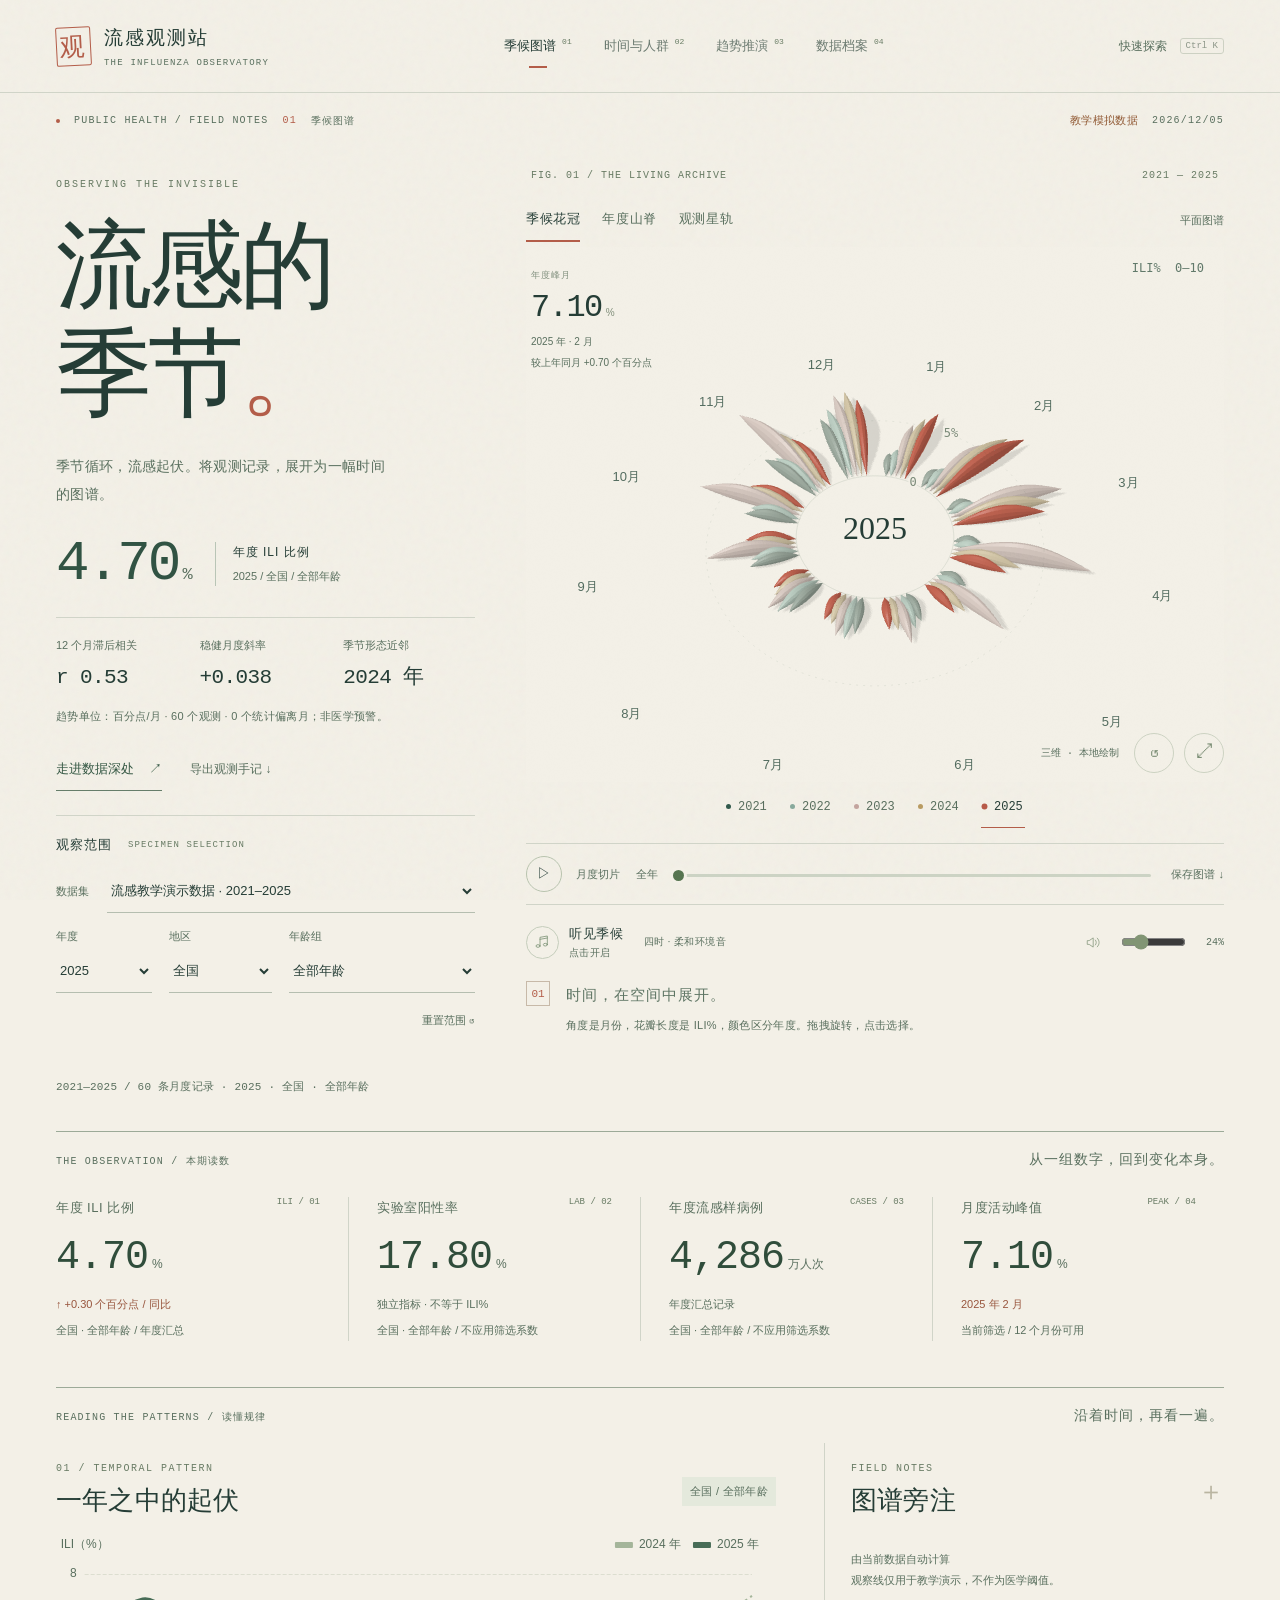
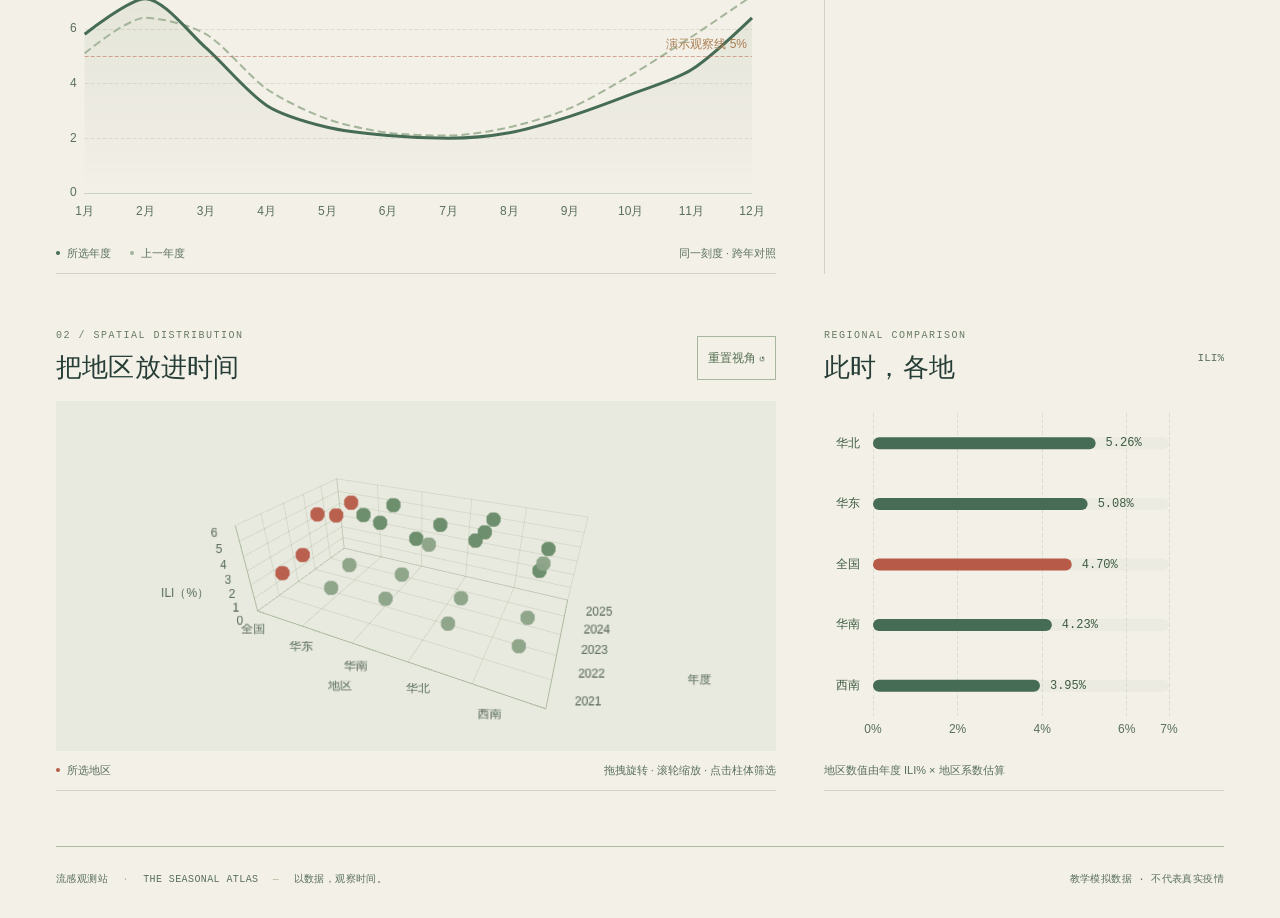
<file: index.html>
<!DOCTYPE html>
<html lang="zh-CN">
<head>
<meta charset="UTF-8"><meta name="viewport" content="width=device-width, initial-scale=1.0, viewport-fit=cover"><meta name="theme-color" content="#f3f0e7">
<title>流感的季节 · 流感观测站</title><link rel="icon" href="data:,"><link rel="stylesheet" href="static/css/style.css"><link rel="stylesheet" href="static/css/refinement.css">
</head><body data-page="overview">
<svg class="icon-definitions" aria-hidden="true" xmlns="http://www.w3.org/2000/svg"><defs>
<symbol id="i-grid" viewBox="0 0 24 24"><rect x="3" y="3" width="7" height="7" rx="1"/><rect x="14" y="3" width="7" height="7" rx="1"/><rect x="3" y="14" width="7" height="7" rx="1"/><rect x="14" y="14" width="7" height="7" rx="1"/></symbol>
<symbol id="i-pulse" viewBox="0 0 24 24"><path d="M2 12h5l3-8 4 16 3-8h5"/></symbol>
<symbol id="i-layers" viewBox="0 0 24 24"><path d="m12 3 10 5-10 5L2 8Zm-10 10 10 5 10-5M2 18l10 5 10-5"/></symbol>
<symbol id="i-data" viewBox="0 0 24 24"><ellipse cx="12" cy="5" rx="9" ry="3"/><path d="M3 5v14c0 4 18 4 18 0V5M3 12c0 4 18 4 18 0"/></symbol>
<symbol id="i-download" viewBox="0 0 24 24"><path d="M12 3v12m-5-5 5 5 5-5M4 16v5h16v-5"/></symbol>
</defs></svg>
<a class="skip-link" href="#main-content">跳至观测内容</a>
<div class="workspace">
<header class="site-header">
  <a class="brand" href="#overview" aria-label="流感观测站首页"><span class="brand-mark">观</span><span>流感观测站<small>THE INFLUENZA OBSERVATORY</small></span></a>
  <nav aria-label="主要功能"><a href="#overview" data-page="overview" class="active">季候图谱<sup>01</sup></a><a href="#analysis" data-page="analysis">时间与人群<sup>02</sup></a><a href="#forecast" data-page="forecast">趋势推演<sup>03</sup></a><a href="#data" data-page="data">数据档案<sup>04</sup></a></nav>
  <button class="command-trigger" id="commandOpen" aria-haspopup="dialog">快速探索 <kbd>Ctrl K</kbd></button>
</header>
<main id="main-content" tabindex="-1">
<div class="issue-line"><span><i></i> PUBLIC HEALTH / FIELD NOTES <b id="pageNumber">01</b><span id="pageLabel">季候图谱</span></span><span><span class="dataset-badge" id="datasetKind">读取观测记录</span><span id="today" class="mono"></span></span></div>
<div class="opening-spread">
  <section class="page-intro"><div class="eyebrow">OBSERVING THE INVISIBLE</div><h1 id="pageTitle">流感的<br>季节<span>。</span></h1><p id="pageDescription">季节循环，流感起伏。<br>将五年的观测记录，展开为一幅时间的图谱。</p><div class="hero-readout"><span id="heroRate">—</span><span><b id="heroRateLabel">年度 ILI 比例</b><small id="heroScope">全国 · 全部年龄</small></span></div><div class="signal-summary" id="signalSummary" aria-label="统计探索结果"><div><span>12 个月滞后相关</span><strong id="signalCorrelation">—</strong></div><div><span>稳健月度斜率</span><strong id="signalTrend">—</strong></div><div><span>季节形态近邻</span><strong id="signalNeighbor">—</strong></div><p id="signalNote">以统计方法，辨认时间中的规律。</p></div><div class="intro-actions"><button class="mobile-explore" id="mobileExplore">进入三维观测 <span aria-hidden="true">↗</span></button><a href="#analysis" class="explore-link">走进数据深处 <span>↗</span></a><button class="text-button" id="exportReport">导出观测手记 ↓</button></div></section>
  <section class="atlas-stage specimen-stage" id="atlasSection" aria-label="可交互流感数据雕塑">
    <div class="atlas-overline"><span>FIG. 01 / THE LIVING ARCHIVE</span><span id="atlasPeriod">2021 — 2025</span></div>
    <div class="scene-toolbar"><div class="scene-modes" role="group" aria-label="三维形态"><button data-scene="corolla" class="is-active" aria-pressed="true">季候花冠</button><button data-scene="strata" aria-pressed="false">年度山脊</button><button data-scene="orbit" aria-pressed="false">观测星轨</button></div><button class="text-button" id="scenePaper" aria-pressed="false">平面图谱</button></div>
    <div class="scene-viewport" id="sceneViewport"><div id="specimenMount" aria-label="按住拖动旋转，滚轮缩放，点击选择年月的三维数据雕塑"></div><div id="atlasChart" class="atlas-canvas" hidden></div>
      <div class="scene-inspector" id="sceneInspector" aria-live="off"><span id="pointContext">年度峰月</span><strong id="pointValue">—<small>%</small></strong><span id="pointDate">等待观测</span><small id="pointCompare">每一个形态，来自真实记录的位置</small></div>
      <span class="mobile-scene-hint" aria-hidden="true">单指旋转 · 双指缩放</span><div class="scene-corner"><span id="sceneEngine" role="status">准备三维图谱…</span><button id="sceneReset" aria-label="重置三维视角" title="重置视角">↺</button><button id="sceneExpand" aria-label="放大图谱" title="沉浸查看">⤢</button></div>
    </div>
    <div class="scene-years" id="sceneYears" aria-label="选择观察年度"></div>
    <div class="time-control" id="timeControl"><button id="scenePlay" aria-label="播放月份时间轴" aria-pressed="false"><span class="timeline-play" aria-hidden="true">▷</span><span class="timeline-pause" aria-hidden="true">Ⅱ</span></button><label for="sceneMonth">月度切片 <output id="sceneMonthLabel">全年</output></label><div class="timeline-scrubber is-direct" id="timelineScrubber"><div class="timeline-track" aria-hidden="true"><span class="timeline-fill" id="timelineFill"></span><span class="timeline-trail"></span><span class="timeline-thumb" id="timelineThumb"></span><span class="timeline-echo"></span></div><input id="sceneMonth" type="range" min="0" max="12" step="1" value="0" aria-label="月份切片，0为全年"></div><button class="text-button" id="sceneExport">保存图谱 ↓</button></div>
    <div class="soundscape" id="soundscape" data-state="off" aria-label="季候环境音">
      <button class="sound-toggle" id="soundToggle" aria-label="开启季候环境音" aria-pressed="false" aria-describedby="soundDescription"><span class="sound-disc" aria-hidden="true"><svg viewBox="0 0 24 24"><path d="M9 18V5l11-2v13M9 8l11-2"/><ellipse cx="6" cy="18" rx="3" ry="2"/><ellipse cx="17" cy="16" rx="3" ry="2"/></svg></span><span>听见季候<small id="soundStatus" role="status">点击开启</small></span></button>
      <span class="sound-season" id="soundSeason">四时 · 柔和环境音</span>
      <div class="sound-volume"><button id="soundMute" aria-label="静音环境音" aria-pressed="false" title="静音"><svg viewBox="0 0 24 24" aria-hidden="true"><path d="m11 5-6 4H2v6h3l6 4zM15 8c2 2 2 6 0 8m3-11c4 4 4 10 0 14"/><path class="mute-slash" d="m3 3 18 18"/></svg></button><label class="sound-volume-label" for="soundVolume">环境音音量</label><input id="soundVolume" type="range" min="0" max="100" step="1" value="24" aria-label="环境音音量"><output id="soundVolumeValue" for="soundVolume">24%</output></div>
      <span class="sound-description" id="soundDescription">无歌词的轻柔氛围，随月份与形态变化。</span>
    </div>
    <div class="atlas-caption"><span class="figure-number">01</span><p id="sceneCaption">时间，在空间中展开。<br><span id="sceneSemantics">角度是月份，花瓣长度是 ILI%，颜色区分年度。拖拽旋转，点击选择。</span></p></div>
  </section>
  <section class="filterbar" aria-label="数据筛选"><div class="filter-title">观察范围 <span>SPECIMEN SELECTION</span></div><label class="dataset-select">数据集<select id="dataset" aria-label="观测数据集"><option value="database">流感教学演示数据</option></select></label><div class="filter-fields"><label>年度<select id="year" aria-label="年度"><option value="2025">2025</option></select></label><label>地区<select id="region" aria-label="地区"><option>全国</option></select></label><label>年龄组<select id="group" aria-label="年龄组"><option>全部年龄</option></select></label></div><button class="text-button" id="resetFilters">重置范围 ↺</button></section>
</div>
<div id="status" role="status" class="status-line">正在连接本地数据源…</div><div class="error-banner" id="error" role="alert" hidden><span></span><button class="text-button" id="retryLoad">重新加载</button></div>
<section id="page-overview" class="page-view">
<article id="csvHome" class="csv-home" hidden aria-labelledby="csvHomeTitle">
  <div class="csv-home-top"><span class="tiny-label">YOUR DATA / 导入数据观测</span><button id="csvBackAtlas" class="text-button">返回原观测图谱 ↗</button></div>
  <header class="csv-home-heading"><div><h2 id="csvHomeTitle" tabindex="-1"></h2><p>从原始记录，到可阅读的比较。条形图与文字解读，随你的选择同步更新。</p></div><span class="pill">CSV 导入 · 当前浏览器</span></header>
  <div class="csv-home-controls" aria-label="导入图表配置"><label>分类维度<select id="csvCategory"></select></label><label>数值指标<select id="csvMetric"></select></label><label id="csvYearLabel">年份筛选<select id="csvYearFilter"></select></label><label>计算方式<select id="csvAggregation"><option value="records">逐条记录</option><option value="mean">分组算术平均</option><option value="sum">分组求和</option></select></label><label>排列顺序<select id="csvOrder"><option value="source">原数据顺序</option><option value="desc">数值从高到低</option><option value="asc">数值从低到高</option></select></label><label>查找记录<input id="csvChartSearch" type="search" placeholder="输入关键词"></label></div>
  <div class="csv-home-stats" aria-label="当前图表摘要"><div><span>展示项目</span><strong id="csvStatCount">—</strong><small id="csvStatScope"></small></div><div><span>算术平均</span><strong id="csvStatMean">—</strong><small>当前展示项 · 所选指标原始单位</small></div><div><span>最高读数</span><strong id="csvStatMax">—</strong><small id="csvMaxLabel"></small></div></div>
  <div class="csv-home-grid"><section class="csv-plot-panel" aria-labelledby="csvPlotTitle"><div class="csv-plot-heading"><div><span class="tiny-label">01 / A COMPARATIVE VIEW</span><h3 id="csvPlotTitle"></h3></div><button id="csvChartDownload" class="button small">下载当前图表 PNG ↓</button></div><div id="csvBarChart" role="img" aria-label="导入数据条形图"></div><p id="csvChartNote" class="csv-chart-note"></p></section><aside class="csv-reading"><span class="tiny-label">02 / READING YOUR DATA</span><h3>数据自动解读</h3><div id="csvNarrative" aria-live="polite"></div><p class="csv-reading-foot">仅描述当前文件中的数值，不推断因果或医学结论。文件刷新后清除。</p><button id="csvViewTable" class="explore-link">核对原始表格 ↗</button></aside></div>
</article>

<div class="chapter-heading"><span>THE OBSERVATION / 本期读数</span><p>从一组数字，回到变化本身。</p></div><div class="kpi-grid" id="kpis" aria-label="核心监测指标"></div>
<div class="chapter-heading chart-chapter"><span>READING THE PATTERNS / 读懂规律</span><p>沿着时间，再看一遍。</p></div><div class="overview-grid">
<article class="panel trend-panel"><header class="panel-heading"><div><span class="tiny-label">01 / TEMPORAL PATTERN</span><h2>一年之中的起伏</h2></div><span class="pill" id="trendScope">ILI%</span></header><div class="chart large-chart" id="trendChart" aria-label="月度流感样病例比例趋势"></div><div class="panel-foot"><span class="legend-dot mint"></span>所选年度<span class="legend-dot muted"></span>上一年度<span class="foot-right">同一刻度 · 跨年对照</span></div></article>
<article class="panel observation-panel"><header class="panel-heading"><div><span class="tiny-label">FIELD NOTES</span><h2>图谱旁注</h2></div><span class="crosshair">＋</span></header><div id="insights" class="insights"></div><div class="note-bottom">由当前数据自动计算<br><span>观察线仅用于教学演示，不作为医学阈值。</span></div></article>
<article class="panel matrix-panel"><header class="panel-heading"><div><span class="tiny-label">02 / SPATIAL DISTRIBUTION</span><h2>把地区放进时间</h2></div><button class="button small" id="resetView">重置视角 ↺</button></header><div class="chart matrix-chart" id="matrixChart" aria-label="地区年度三维活性矩阵"></div><div class="panel-foot"><span class="legend-dot amber"></span>所选地区<span class="foot-right" id="matrixHelp">拖拽旋转 · 滚轮缩放 · 点击柱体筛选</span></div></article>
<article class="panel rank-panel"><header class="panel-heading"><div><span class="tiny-label">REGIONAL COMPARISON</span><h2>此时，各地</h2></div><span class="unit">ILI%</span></header><div class="chart rank-chart" id="rankChart" aria-label="此时，各地"></div><div class="panel-foot">地区数值由年度 ILI% × 地区系数估算</div></article>
</div></section>
<section id="page-analysis" class="page-view" hidden>
<div class="section-heading"><div><h2>在季节中发现规律</h2><p>完整展开每一年的月度记录，定位活动高峰与低谷。</p></div><span class="pill">可点击格子联动年度</span></div>
<article class="panel heatmap-panel"><header class="panel-heading"><div><span class="tiny-label">SEASONAL FINGERPRINT</span><h2>跨年度季节热力谱</h2></div><span class="unit">月度 ILI%</span></header><div class="chart heatmap-chart" id="seasonChart" aria-label="各年度各月流感活动热力图"></div><div class="panel-foot" id="heatmapNote">空白格表示缺测，不以零填充。</div></article>
<div class="two-column analysis-bottom"><article class="panel"><header class="panel-heading"><div><span class="tiny-label">AGE GROUP PROFILE</span><h2>年龄组活动对比</h2></div><span class="pill">系数估算</span></header><div class="chart age-chart" id="ageChart" aria-label="不同年龄组活动对比"></div><div class="panel-foot">基于固定年龄系数推算，非分年龄实际观测</div></article><article class="panel"><header class="panel-heading"><div><span class="tiny-label">ANNUAL RECAP</span><h2>年度对照检验单</h2></div></header><div class="table-wrap"><table><thead><tr><th>年度</th><th>月均 ILI%</th><th>最高月</th><th>完整度</th></tr></thead><tbody id="annualTable"></tbody></table></div><div class="panel-foot">月均值为可用月记录的算术平均，不等同年度加权比例</div></article></div>
</section>
<section id="page-forecast" class="page-view" hidden>
<div class="section-heading"><div><h2>先回望，再推演</h2><p>最后 12 个月独立留出验证，比较季节基线与趋势修正的误差。</p></div><span class="pill amber-pill">教学预测 · 不作医学判断</span></div>
<div id="forecastUnavailable" class="empty-state" hidden></div><div id="forecastContent"><div class="forecast-kpis" id="forecastMetrics"></div><article class="panel"><header class="panel-heading"><div><span class="tiny-label">HOLDOUT VALIDATION / 6-MONTH OUTLOOK</span><h2>历史回测与未来六个月</h2></div><span class="pill" id="forecastMethod">正在计算</span></header><div class="chart forecast-chart" id="forecastChart" aria-label="历史观测、回测预测及未来六个月外推"></div></article><div class="method-grid"><article class="method-card"><span>01</span><h3>季节朴素基线</h3><p>使用去年同月作为预测，检验季节规律本身能解释多少变化。</p></article><article class="method-card"><span>02</span><h3>趋势修正对照</h3><p>利用训练期年度变化修正季节基线。按留出集误差选用方法。</p></article><article class="method-card"><span>03</span><h3>诚实呈现不确定性</h3><p id="forecastNote">外推不代表真实监测结果；演示数据上的误差不能证明真实预测能力。</p></article></div></div>
</section>
<section id="page-data" class="page-view" hidden>
<div class="section-heading"><div><h2>每一条记录，都有来处</h2><p>导入你自己的月度数据，先检查质量，再进入分析。</p></div><button class="button" id="downloadTemplate">下载 CSV 模板 ↗</button></div>

<article class="panel csv-studio" id="csvStudio" aria-labelledby="csvStudioTitle">
  <header class="panel-heading"><div><span class="tiny-label">CSV / FROM RECORDS TO A TABLE</span><h2 id="csvStudioTitle">导入 CSV，让数据成为图景。</h2></div><span class="pill">本地处理 · 无需上传</span></header>
  <p class="csv-intro">选好 CSV 即可在主页生成条形图与文字解读。自动识别数值列，也可切换指标、筛选年份、调整排序；原始表格保留在这里。</p>
  <label class="file-zone csv-drop" id="csvDrop" for="csvFile"><span class="csv-upload-mark" aria-hidden="true">↥</span><strong id="csvFileName">选择或拖入 CSV，在主页生成条形图</strong><span>CSV ≤ 2 MB · 最多 20,000 行 / 100 列 · 支持中文与带引号的多行文本</span><input type="file" id="csvFile" accept=".csv,text/csv" aria-label="导入 CSV 并在主页生成条形图"></label>
  <div class="csv-options"><label class="csv-header-option"><input type="checkbox" id="csvHeader" checked>首行为表头</label><label>文件编码<select id="csvEncoding" aria-label="CSV 文件编码"><option value="auto">自动识别</option><option value="utf-8">UTF-8</option><option value="gb18030">GB18030 / GBK</option></select></label><span>生成独立表格，不改变观测数据集。</span></div>
  <p id="csvStatus" class="csv-status" role="status">你的文件仅在当前页面处理，刷新后清除。支持逗号、分号和制表符分隔。</p>
  <div id="csvResult" hidden>
    <div class="csv-result-head"><div><span class="tiny-label">YOUR FORMATTED TABLE</span><h3 id="csvTableTitle"></h3></div><div class="csv-actions"><button class="button primary" id="csvPublish">查看主页图表 ↗</button><button class="button small" id="csvExport">下载排版表格（HTML） ↓</button><button class="text-button" id="csvClear">清除表格 ×</button></div></div>
    <div class="csv-table-tools"><label>搜索表格<input id="csvSearch" type="search" placeholder="搜索任意列内容" aria-label="搜索 CSV 表格"></label><label>每页<select id="csvPageSize" aria-label="CSV 表格每页记录数"><option value="25">25 条</option><option value="50">50 条</option><option value="100">100 条</option></select></label><span>点击列标题排序 · 宽表可横向滚动</span></div>
    <div class="csv-table-scroll" role="region" aria-label="导入的 CSV 表格，可滚动" tabindex="0"><table><caption class="csv-sr-only">导入 CSV 的自动排版表格</caption><colgroup id="csvColumns"></colgroup><thead id="csvHead"></thead><tbody id="csvBody"></tbody></table></div>
    <div class="pagination"><span id="csvCount" role="status"></span><div><button class="button small" id="csvPrev" aria-label="CSV 表格上一页" disabled>←</button><span id="csvPage" class="mono"></span><button class="button small" id="csvNext" aria-label="CSV 表格下一页" disabled>→</button></div></div>
  </div>
</article>
<div class="two-column data-top"><article class="panel"><header class="panel-heading"><div><span class="tiny-label">DATA PROVENANCE</span><h2>当前数据档案</h2></div><span class="pill" id="sourceType">教学演示</span></header><dl id="sourceDetails" class="source-details"></dl><div class="quality-grid" id="qualitySummary"></div><ul class="quality-issues" id="qualityIssues"></ul></article><article class="panel import-panel"><header class="panel-heading"><div><span class="tiny-label">IMPORT & VALIDATE</span><h2>添加观测数据</h2></div><span class="unit">CSV · ≤ 2 MB</span></header><form id="importForm"><label class="file-zone" for="importFile"><svg class="icon"><use href="#i-data"/></svg><strong id="fileName">点击选择 CSV 数据文件</strong><span>字段：year, month, rate · rate 单位为 %</span><input type="file" id="importFile" name="file" accept=".csv,text/csv" required></label><div class="import-fields"><label>数据集名称<input id="importName" name="name" placeholder="例如：全国月度流感监测" maxlength="80" required></label><label>来源说明<input id="importSource" name="source" placeholder="填写发布机构、链接或采集说明" maxlength="300" required></label></div><button class="button primary" id="previewImport" type="submit">检查并预览数据 →</button><span class="import-help">仅新增独立数据集，不覆盖原数据库</span></form><div id="importStatus" class="import-status" role="status"></div></article></div>
<article class="panel preview-panel" id="importPreview" hidden><header class="panel-heading"><div><span class="tiny-label">REVIEW BEFORE IMPORT</span><h2>导入预览</h2></div><button class="button primary" id="commitImport">确认保存数据集</button></header><p id="previewSummary" class="preview-summary"></p><div class="table-wrap"><table><thead><tr><th>年度</th><th>月份</th><th>ILI%</th></tr></thead><tbody id="previewTable"></tbody></table></div></article>
<article class="panel data-table-panel"><header class="panel-heading"><div><span class="tiny-label">OBSERVATION RECORDS</span><h2>月度原始记录</h2></div><div class="table-actions"><label class="search-label">搜索<input id="recordSearch" type="search" placeholder="年份 / 月份" aria-label="搜索月度记录"></label><button class="button small" id="exportCsv">导出 CSV ↓</button></div></header><div class="table-wrap"><table><thead><tr><th>记录编号</th><th>年度</th><th>月份</th><th>ILI%</th><th>记录状态</th></tr></thead><tbody id="recordsTable"></tbody></table></div><div class="pagination"><span id="recordCount"></span><div><button class="button small" id="prevPage" disabled aria-label="上一页">←</button><span id="pageCount" class="mono"></span><button class="button small" id="nextPage" disabled aria-label="下一页">→</button></div></div></article>
</section>
<footer class="workspace-footer"><span>流感观测站 <b>·</b> THE SEASONAL ATLAS <b>—</b> 以数据，观察时间。</span><span id="dataDisclaimer">教学模拟数据 · 不代表真实疫情</span></footer>
</main></div><div id="printReport"></div><div id="experienceToast" role="status" hidden></div>
<dialog id="commandDialog" aria-labelledby="commandTitle"><div class="command-head"><h2 id="commandTitle">你想探索什么？</h2><button id="commandClose" aria-label="关闭快速导航">Esc</button></div><input id="commandSearch" type="search" placeholder="输入年份、花冠、山脊、预测…" autocomplete="off" aria-label="搜索功能与年份"><div id="commandResults" role="group" aria-label="快捷操作"></div><p class="command-tip">↑ ↓ 选择 · Enter 打开 · Esc 关闭</p></dialog>
<script src="static/js/jquery.min.js"></script><script src="static/js/echarts.min.js"></script><script src="static/js/echarts-gl.min.js"></script><script src="static/js/visuals.js"></script><script src="static/js/atlas.js"></script><script src="static/js/specimen-gl.js"></script><script src="static/js/soundscape.js"></script><script src="static/js/sound-controls.js"></script><script src="static/js/experience.js"></script><script src="static/js/demo-api.js"></script><script src="static/js/charts.js"></script><script src="static/js/csv-table.js"></script><script src="static/js/csv-chart.js"></script>
</body></html>
</file>
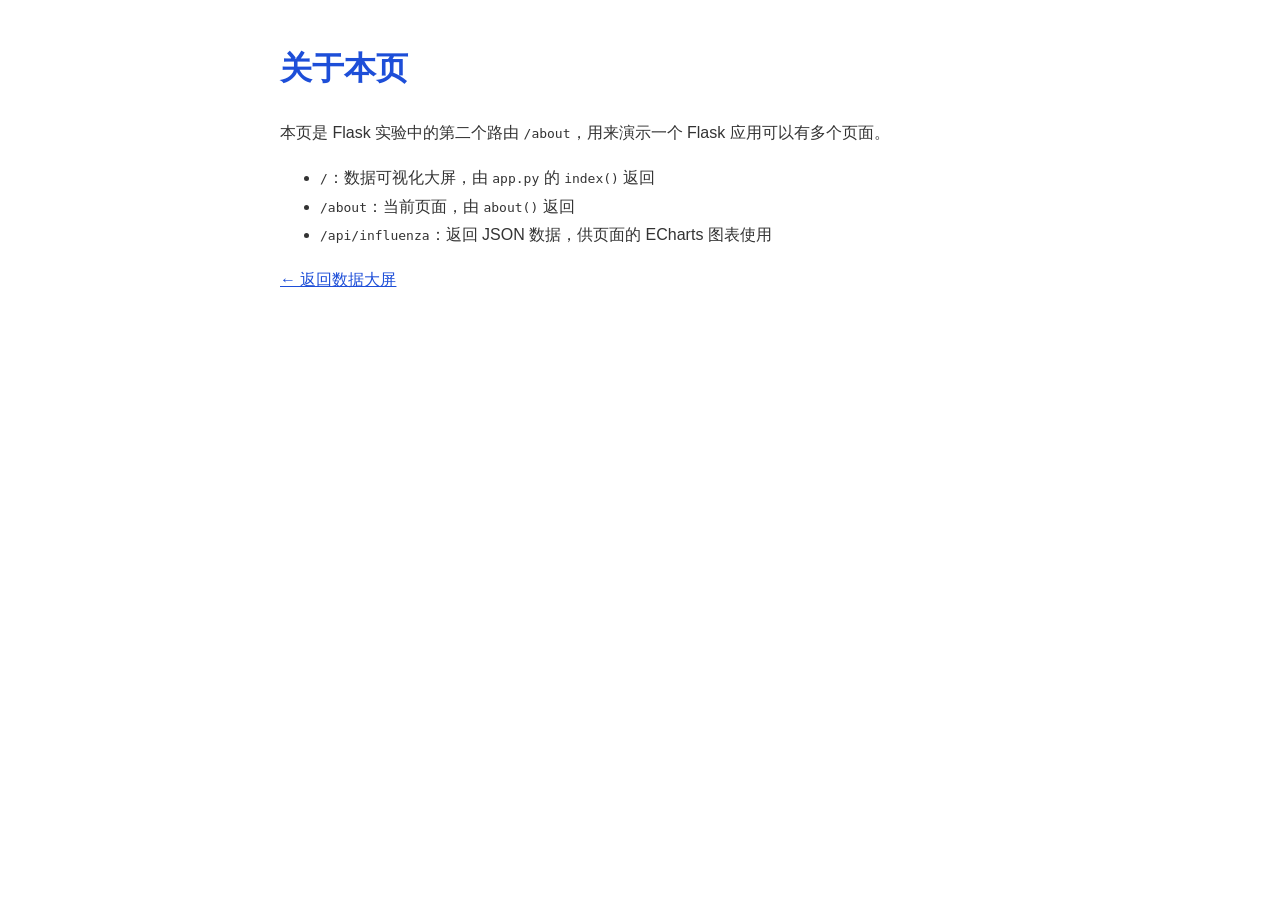
<file: templates/about.html>
<!DOCTYPE html>
<html lang="zh-CN">
<head>
  <meta charset="UTF-8">
  <meta name="viewport" content="width=device-width, initial-scale=1.0">
  <title>关于本页</title>
  <link rel="icon" href="data:,">
  <style>
    body { font-family: "Microsoft YaHei", sans-serif; margin: 40px auto; max-width: 720px; line-height: 1.8; color: #333; }
    h1 { color: #1d4ed8; }
    a { color: #1d4ed8; }
  </style>
</head>
<body>
  <h1>关于本页</h1>
  <p>本页是 Flask 实验中的第二个路由 <code>/about</code>，用来演示一个 Flask 应用可以有多个页面。</p>
  <ul>
    <li><code>/</code>：数据可视化大屏，由 <code>app.py</code> 的 <code>index()</code> 返回</li>
    <li><code>/about</code>：当前页面，由 <code>about()</code> 返回</li>
    <li><code>/api/influenza</code>：返回 JSON 数据，供页面的 ECharts 图表使用</li>
  </ul>
  <p><a href="{{ url_for('index') }}">← 返回数据大屏</a></p>
</body>
</html>
</file>
<file: static/css/style.css>
@charset "UTF-8";
:root{color-scheme:light;--paper:#f3f0e7;--ink:#253d36;--muted:#76867c;--line:#d0d4c8;--sage:#92aa98;--accent:#b35d49;--serif:"Noto Serif SC","Songti SC","STSong","SimSun",serif;--sans:"Microsoft YaHei","PingFang SC",sans-serif;--mono:Consolas,"JetBrains Mono",monospace}
*{box-sizing:border-box}body{margin:0;background:var(--paper);color:var(--ink);font:13px/1.7 var(--sans);-webkit-font-smoothing:antialiased}body:before{content:"";position:fixed;inset:0;pointer-events:none;z-index:-1;opacity:.22;background-image:url("data:image/svg+xml,%3Csvg viewBox='0 0 180 180' xmlns='http://www.w3.org/2000/svg'%3E%3Cfilter id='n'%3E%3CfeTurbulence type='fractalNoise' baseFrequency='.76' numOctaves='3' stitchTiles='stitch'/%3E%3C/filter%3E%3Crect width='100%25' height='100%25' opacity='.16' filter='url(%23n)'/%3E%3C/svg%3E")}button,input,select{font:inherit}a{color:inherit;text-decoration:none}button{cursor:pointer}button:disabled{cursor:not-allowed;opacity:.4}button:focus-visible,a:focus-visible,input:focus-visible,select:focus-visible{outline:2px solid var(--accent);outline-offset:4px}button{color:var(--ink)}button,input,select{border:1px solid var(--line);border-radius:0}select,input{color:var(--ink);background:transparent;min-width:0}select{padding:7px 23px 7px 0;border:0;border-bottom:1px solid #b5beb0;cursor:pointer;width:100%}input{padding:9px 10px}h1,h2,h3,p{margin:0}h2{font:400 23px/1.5 var(--serif);letter-spacing:.2px}h3{font-weight:400}small{font-size:11px}[hidden]{display:none!important}.icon-definitions{position:absolute;width:0;height:0;overflow:hidden}.icon{width:18px;height:18px;fill:none;stroke:currentColor;stroke-width:1.3;stroke-linecap:round;stroke-linejoin:round;flex-shrink:0}.mono{font-family:var(--mono)}
.workspace{max-width:1680px;margin:0 auto}.site-header{display:flex;align-items:center;justify-content:space-between;gap:32px;padding:27px 56px 25px;border-bottom:1px solid var(--line)}.brand{display:flex;align-items:center;gap:13px;font:400 19px var(--serif);white-space:nowrap;letter-spacing:2px}.brand-mark{display:grid;place-items:center;border:1px solid var(--accent);color:var(--accent);width:35px;height:39px;font:25px var(--serif);border-radius:2px;transform:rotate(-3deg)}.brand small{display:block;font:8px var(--mono);letter-spacing:1.2px;margin-top:7px;color:#718477}.site-header nav{display:flex;gap:32px}.site-header nav a{font-size:12px;color:#6b7a70;white-space:nowrap;position:relative}.site-header nav a.active{color:var(--ink)}.site-header nav a.active:after{content:"";height:4px;width:4px;border-radius:50%;background:var(--accent);position:absolute;left:50%;bottom:-12px}.site-header nav sup{font:8px var(--mono);color:#8d978c;margin-left:6px;vertical-align:super}.header-edition{text-align:right;font:11px/1.9 var(--serif);color:#748478}.header-edition .mono{font-size:7px;letter-spacing:.8px}
main{padding:0 56px}.issue-line{padding:19px 0 13px;display:flex;justify-content:space-between;align-items:center;gap:16px;font:9px var(--mono);letter-spacing:1.2px;color:#6f8072}.issue-line>span{display:flex;align-items:center;gap:14px}.issue-line i{display:block;width:4px;height:4px;background:var(--accent);border-radius:50%}.issue-line b{font-weight:400;color:var(--accent)}.dataset-badge{font:9px var(--sans);color:#9f6c43;border:0;letter-spacing:.3px}.dataset-badge.imported{color:#4c745a}.opening-spread{display:grid;grid-template-columns:minmax(300px,.75fr) minmax(0,1.25fr);grid-template-rows:auto auto;column-gap:48px;padding:14px 0 26px;position:relative}.page-intro{grid-column:1;grid-row:1;padding-top:23px}.eyebrow{font:8px var(--mono);color:#809183;letter-spacing:2.2px;margin-bottom:22px}.page-intro h1{font:400 112px/1.12 var(--serif);letter-spacing:-5px}.page-intro h1 span{color:var(--accent)}.page-intro p{max-width:320px;font:12px/2.1 var(--sans);color:#6c8072;letter-spacing:1px;margin-top:25px}.hero-readout{display:flex;align-items:center;gap:19px;margin-top:28px}.hero-readout>#heroRate{font:300 52px/1 var(--mono);letter-spacing:-3px;color:#315343}.hero-readout>#heroRate small{font-size:17px;letter-spacing:0;margin-left:4px}.hero-readout>span:last-child{border-left:1px solid #b9c5b6;padding-left:17px;font-size:10px}.hero-readout b{font-weight:400;display:block;letter-spacing:1px}.hero-readout small{display:block;margin-top:4px;color:#809080;font-size:9px}.intro-actions{display:flex;align-items:center;gap:28px;margin-top:27px}.explore-link{font-size:11px;border-bottom:1px solid #667d6a;padding:4px 0;color:#345743}.explore-link span{padding-left:15px}.text-button{border:0;background:transparent;padding:5px 0;color:#7a8b7c;font-size:10px;white-space:nowrap}.text-button:hover{color:var(--accent)}
.atlas-stage{grid-column:2;grid-row:1 / span 2;min-width:0;display:flex;flex-direction:column;padding-top:6px;align-self:stretch}.atlas-overline{display:flex;justify-content:space-between;gap:10px;font:8px var(--mono);color:#8c998a;letter-spacing:1.4px;padding:8px 5px 0}.atlas-canvas{position:relative;flex:1;min-height:530px;width:100%}.atlas-caption{display:flex;gap:16px;padding:7px 25px 0;align-items:flex-start}.figure-number{font:11px var(--mono);color:var(--accent);border:1px solid #c7b9a8;width:24px;height:25px;display:grid;place-items:center;flex-shrink:0}.atlas-caption p{font:12px/1.9 var(--serif);color:#5e7564;letter-spacing:1px}.atlas-caption p>span{font:9px/1.9 var(--sans);color:#8b9686;letter-spacing:.3px}.filterbar{grid-column:1;grid-row:2;margin-top:32px;max-width:380px;border-top:1px solid var(--line);padding-top:18px;align-self:end}.filter-title{font-size:11px;display:flex;gap:16px;align-items:center;letter-spacing:1px;margin-bottom:13px}.filter-title span{font:7px var(--mono);color:#94a08e;letter-spacing:1.1px}.filterbar label{display:grid;gap:3px;font-size:9px;color:#869381}.filterbar .dataset-select{grid-template-columns:42px minmax(0,1fr);align-items:center}.filterbar .dataset-select select{font-size:11px}.filter-fields{display:grid;grid-template-columns:.75fr .8fr 1.45fr;gap:17px;margin-top:14px}.filter-fields select{font-size:11px}.filterbar>#resetFilters{display:block;margin:9px 0 0 auto;font-size:9px}.status-line{font:9px/1.8 var(--mono);color:#87957f;padding:8px 0 14px;letter-spacing:.2px}.error-banner{display:flex;justify-content:space-between;gap:20px;border:1px solid #c4a88b;background:#e6dccb;color:#885b3a;padding:14px;margin-bottom:24px}
.chapter-heading{display:flex;justify-content:space-between;align-items:baseline;gap:20px;border-top:1px solid #9caa98;padding-top:17px;margin-top:13px}.chapter-heading>span{font:9px var(--mono);letter-spacing:1.2px;color:#778a75}.chapter-heading p{font:13px var(--serif);color:#82917d;letter-spacing:1px}.chart-chapter{margin-top:47px;margin-bottom:18px}.kpi-grid{display:grid;grid-template-columns:repeat(4,1fr);padding:24px 0 6px;gap:0}.kpi-card{min-width:0;position:relative;border:0;border-left:1px solid var(--line);padding:0 27px;background:transparent;overflow:hidden}.kpi-card:first-child{border-left:0;padding-left:0}.kpi-top{display:flex;justify-content:space-between;font-size:11px;letter-spacing:.5px;color:#6d806e}.kpi-code{font:8px var(--mono);color:#a1ab98;letter-spacing:0}.kpi-value{font:300 34px/1.2 var(--mono);letter-spacing:-1px;margin:13px 0 11px;color:#304d3b}.kpi-unit{font:10px var(--sans);margin-left:4px;letter-spacing:0;color:#89937f}.kpi-change{font-size:10px;color:#6e846d}.kpi-change.amber{color:#a76d4d}.kpi-detail{font-size:9px;color:#97a08b;margin-top:5px}.sparkline{display:none}
.overview-grid{display:grid;grid-template-columns:minmax(0,1.8fr) minmax(260px,1fr);gap:36px 48px}.panel{min-width:0;border:0;border-radius:0;background:transparent;overflow:hidden}.panel-heading{display:flex;justify-content:space-between;align-items:center;gap:16px;min-height:80px;padding:17px 0 10px}.tiny-label{font:8px var(--mono);letter-spacing:1.5px;color:#98a28f;display:block}.panel-heading h2{margin-top:7px}.pill{font-size:9px;color:#6c806c;background:#e4e9dc;padding:5px 8px;letter-spacing:.3px;white-space:nowrap;border:0}.amber-pill{background:#e9dfd0;color:#986444}.unit{font:10px var(--mono);color:#8f9b87}.chart{width:100%;min-width:0}.large-chart{height:300px}.matrix-chart{height:350px;touch-action:none;background:#e9eadf}.rank-chart{height:350px}.panel-foot{display:flex;align-items:center;flex-wrap:wrap;gap:7px;color:#8b9982;font-size:9px;min-height:36px;padding:9px 0;border-bottom:1px solid var(--line)}.legend-dot{height:4px;width:4px;border-radius:50%;display:inline-block;flex-shrink:0}.legend-dot.mint{background:#466955}.legend-dot.muted{background:#a1b39c;margin-left:12px}.legend-dot.amber{background:var(--accent)}.foot-right{margin-left:auto;font-size:8px;color:#91a087}.crosshair{font:300 26px var(--mono);color:#b9b5a1}.observation-panel{padding-left:26px;border-left:1px solid var(--line)}.insight{display:flex;gap:14px;margin:6px 0 0;padding:15px 0;border-bottom:1px solid var(--line)}.insight:last-child{border:0}.insight-number{font:10px var(--serif);color:var(--accent);flex-shrink:0;width:19px;padding-top:2px}.insight h3{font:15px var(--serif);letter-spacing:.6px;margin-bottom:8px}.insight p{font-size:11px;line-height:1.9;color:#7e8d77}.insight strong{color:#8e684e;font-weight:400}.note-bottom{font:10px/1.9 var(--serif);color:#788e74;margin-top:15px}.note-bottom>span{font:9px/1.9 var(--sans);color:#a0a68f}
.section-heading{display:flex;justify-content:space-between;gap:20px;align-items:center;margin:20px 0 15px;padding-top:25px;border-top:1px solid #a7b39f}.section-heading h2{font-size:26px}.section-heading p{font-size:11px;color:#8b9881;margin-top:6px}.two-column{display:grid;grid-template-columns:1fr 1fr;gap:42px}.heatmap-chart{height:335px}.pathogen-panel{margin-top:24px}.pathogen-chart{height:300px}.analysis-bottom{margin-top:24px}.age-chart{height:300px}.rose-chart{height:320px}.radar-chart{height:340px}.river-chart{height:300px}.sun-chart{height:460px}.outlook-chart{height:320px}.river-panel,.sun-panel{margin-top:24px}
.seal-stage{position:relative;width:min(280px,100%);aspect-ratio:1;margin:22px 0 6px;touch-action:none;cursor:grab;user-select:none}
.seal-stage.is-dragging{cursor:grabbing}
.seal-orbit,.seal-core{position:absolute;inset:0}
.seal-core{inset:78px;display:grid;place-items:center;align-content:center;border:3px solid #b75a48;border-radius:50%;color:#b75a48;background:rgba(183,90,72,.06);box-shadow:inset 0 0 0 6px rgba(183,90,72,.18),0 0 0 2px rgba(183,90,72,.35)}
.seal-core-ring{position:absolute;inset:7px;border:1px dashed rgba(183,90,72,.7);border-radius:50%}
.seal-core b{font:700 34px/1 "Songti SC","SimSun",serif;letter-spacing:2px}
.seal-core small{font:11px/1.2 "Songti SC","SimSun",serif;letter-spacing:3px}
.seal-slot{position:absolute;left:50%;top:50%;width:54px;height:54px;margin:-27px;padding:0;border:0;background:none;transform:rotate(calc(var(--i) * 30deg)) translateY(-112px);cursor:pointer}
.seal-chop{display:grid;place-items:center;width:54px;height:54px;border-radius:50%;border:1.5px solid #b75a48;color:#b75a48;background:rgba(243,240,231,.94);font:600 12px/1 "Songti SC","SimSun",serif;letter-spacing:0;box-shadow:inset 0 0 0 4px rgba(183,90,72,.14)}
.seal-slot.is-peak .seal-chop{background:#b75a48;color:#f6efe4;box-shadow:inset 0 0 0 4px rgba(246,239,228,.35)}
.seal-slot:hover .seal-chop,.seal-slot:focus-visible .seal-chop{box-shadow:inset 0 0 0 4px rgba(183,90,72,.14),0 0 0 2px #253d36}
.seal-slot.is-peak:hover .seal-chop,.seal-slot.is-peak:focus-visible .seal-chop{box-shadow:inset 0 0 0 4px rgba(246,239,228,.35),0 0 0 2px #253d36}
@media(max-width:800px){.seal-stage{width:220px;margin-left:auto;margin-right:auto}.seal-slot{transform:rotate(calc(var(--i) * 30deg)) translateY(-86px)}.seal-core{inset:58px}.seal-core b{font-size:26px}}.table-wrap{overflow-x:auto}table{border-collapse:collapse;width:100%;text-align:left;white-space:nowrap}th{font-weight:400;color:#89967c;font-size:10px;background:transparent}td,th{padding:13px 15px;border-bottom:1px solid var(--line)}td{font:12px var(--mono);color:#667d63}tbody tr:hover{background:#e7eadd}tr.current-row td{color:var(--accent)}.table-tag{font:9px var(--sans);color:#668267;background:#e3e8d9;padding:3px 7px}.table-tag.warning{background:#e9dfcd;color:#9c7755}
.button{display:inline-flex;align-items:center;justify-content:center;gap:8px;line-height:1.4;border:1px solid #a8b59e;padding:10px 16px;color:#556e52;background:transparent;font-size:11px;white-space:nowrap}.button:hover{background:#e3e7d8;border-color:#788d6d}.button.primary{background:#375643;border-color:#375643;color:#eff0df}.button.primary:hover{background:#264632}.button.small{padding:7px 10px;font-size:9px}.forecast-kpis{display:grid;grid-template-columns:repeat(3,1fr);gap:24px;margin:25px 0 15px}.forecast-metric{border-bottom:1px solid var(--line);padding:12px 0 21px}.forecast-metric>span{font-size:10px;color:#8a977e}.forecast-metric strong{display:block;font:300 34px var(--mono);margin:12px 0;color:#4b6a4e}.forecast-metric small{font-size:9px;color:#8f9e7f}.forecast-chart{height:385px}.method-grid{display:grid;grid-template-columns:repeat(3,1fr);gap:32px;margin-top:25px}.method-card{border-left:1px solid var(--line);padding:4px 0 4px 17px}.method-card>span{font:10px var(--mono);color:var(--accent)}.method-card h3{font:17px var(--serif);margin:10px 0}.method-card p{color:#839377;font-size:11px;line-height:1.9}.empty-state{padding:40px 25px;border:1px dashed #afbaa2;color:#7c8b70;margin:25px 0;background:#e9ebdf}
.data-top{margin:16px 0 20px}.source-details{display:grid;grid-template-columns:65px 1fr;gap:12px;font-size:11px;margin:18px 0}.source-details dt{color:#97a088}.source-details dd{margin:0;overflow-wrap:anywhere;color:#728368}.quality-grid{display:grid;grid-template-columns:repeat(3,1fr);border-top:1px solid var(--line);padding:18px 0;gap:10px}.quality-grid strong{display:block;font:300 28px var(--mono);color:#658064}.quality-grid span{font-size:9px;color:#94a184}.quality-issues{padding-left:16px;font-size:10px;color:#8b987e;line-height:2}.import-panel{padding-left:28px;border-left:1px solid var(--line)}#importForm{padding:12px 0}.file-zone{display:flex;justify-content:center;align-items:center;flex-direction:column;position:relative;border:1px dashed #b4bda6;background:#e8ecdf;padding:21px 15px;cursor:pointer;min-height:112px}.file-zone:hover{border-color:#7b906b}.file-zone .icon{width:24px;height:24px;color:#8e9f7c;margin-bottom:10px}.file-zone strong{font-size:11px;font-weight:400;max-width:100%;word-break:break-all;color:#758969}.file-zone span{font-size:9px;color:#9aa58b;margin-top:5px}.file-zone input{position:absolute;inset:0;opacity:0;cursor:pointer;width:100%;height:100%}.file-zone:focus-within{outline:2px solid var(--accent);outline-offset:3px}.import-fields{display:grid;grid-template-columns:1fr 1fr;gap:12px;margin:16px 0}.import-fields label{display:grid;gap:6px;font-size:10px;color:#859878}.import-fields input{font-size:11px;width:100%;border-color:#bdc7af}.import-help{display:block;font-size:9px;margin-top:10px;color:#9aa58c}.import-status{font-size:11px;color:#9e7c57;padding:10px 0;overflow-wrap:anywhere}.import-status:empty{display:none}.preview-panel{margin:20px 0}.preview-summary{font-size:10px;color:#8a9c78;margin:10px 0 15px}.data-table-panel{border-top:1px solid var(--line);margin-top:22px}.table-actions{display:flex;gap:14px;align-items:center}.search-label{display:flex;align-items:center;gap:7px;font-size:10px;color:#92a082}.search-label input{max-width:150px;font-size:11px;padding:7px 8px;border:0;border-bottom:1px solid #b5bea7}.pagination{display:flex;justify-content:space-between;gap:15px;padding:16px 0;align-items:center;color:#8b9c7b;font-size:10px}.pagination>div{display:flex;align-items:center;gap:14px}
.workspace-footer{display:flex;justify-content:space-between;gap:20px;border-top:1px solid #b1bba3;margin-top:55px;padding:23px 0 29px;color:#94a084;font:8px var(--mono);letter-spacing:.4px}.workspace-footer b{font-weight:400;padding:0 8px;color:#b2b99f}#printReport{display:none}
body:not([data-page="overview"]) .opening-spread{grid-template-columns:minmax(0,1.1fr) minmax(300px,.9fr);padding:26px 0 30px;gap:70px;align-items:center}body:not([data-page="overview"]) .page-intro{padding-top:0}body:not([data-page="overview"]) .page-intro h1{font-size:56px;letter-spacing:-2px;line-height:1.25}body:not([data-page="overview"]) .page-intro p{max-width:440px;font-size:12px;margin-top:17px}body:not([data-page="overview"]) .hero-readout,body:not([data-page="overview"]) .explore-link{display:none}body:not([data-page="overview"]) .intro-actions{margin-top:18px}body:not([data-page="overview"]) .filterbar{grid-column:2;grid-row:1;margin:0;max-width:none;align-self:center}body:not([data-page="overview"]) .eyebrow{margin-bottom:18px}body:not([data-page="overview"]) .status-line{border-top:1px solid var(--line);padding-top:10px}
@media(min-width:1550px){.opening-spread{column-gap:75px}.page-intro h1{font-size:128px}.atlas-canvas{min-height:620px}.filterbar{margin-top:40px}.site-header{padding-left:76px;padding-right:76px}main{padding:0 76px}}
@media(max-width:1150px){.site-header{padding:24px 32px;gap:18px}.site-header nav{gap:22px}.header-edition{display:none}main{padding:0 32px}.opening-spread{column-gap:26px;grid-template-columns:minmax(260px,.8fr) minmax(0,1.2fr)}.page-intro h1{font-size:96px}.page-intro p{font-size:11px}.hero-readout>#heroRate{font-size:44px}.atlas-canvas{min-height:490px}.atlas-caption{padding-left:10px;padding-right:0}.atlas-caption p{font-size:11px}.filterbar{margin-top:27px}.kpi-card{padding:0 17px}.kpi-value{font-size:29px}.kpi-code{display:none}.overview-grid{gap:30px}.two-column{gap:30px}.import-fields{grid-template-columns:1fr}.panel-heading h2{font-size:21px}.foot-right{font-size:7px}body:not([data-page="overview"]) .opening-spread{gap:35px}body:not([data-page="overview"]) .page-intro h1{font-size:46px}}
@media(max-width:800px){.site-header{flex-wrap:wrap;padding:21px 23px 20px;gap:21px}.brand{font-size:18px}.brand small{font-size:7px}.site-header nav{gap:24px;margin-left:auto}.site-header nav a{font-size:11px}.site-header nav sup{display:none}main{padding:0 24px}.issue-line{font-size:8px}.issue-line #today{display:none}.issue-line #pageLabel{display:none}.opening-spread{grid-template-columns:minmax(210px,.8fr) minmax(0,1.2fr);column-gap:15px}.page-intro h1{font-size:78px}.eyebrow{font-size:7px;letter-spacing:1.2px}.page-intro p{font-size:10px;letter-spacing:.5px;margin-top:20px}.hero-readout{gap:10px;margin-top:22px}.hero-readout>#heroRate{font-size:37px}.hero-readout>span:last-child{font-size:9px;padding-left:10px}.hero-readout small{font-size:8px}.intro-actions{gap:17px}.explore-link{font-size:10px}.intro-actions .text-button{font-size:9px}.atlas-canvas{min-height:400px}.atlas-overline{font-size:6px;letter-spacing:.6px}.atlas-caption{gap:8px;padding-left:0}.atlas-caption p{font-size:10px}.atlas-caption p>span{font-size:8px}.filterbar{margin-top:25px}.filter-title{font-size:10px}.filter-title span{font-size:6px}.filter-fields{gap:9px}.filter-fields select{font-size:10px}.filterbar .dataset-select select{font-size:10px}.kpi-grid{grid-template-columns:repeat(2,1fr);gap:25px 0;padding-bottom:0}.kpi-card:nth-child(3){padding-left:0;border-left:0}.kpi-value{font-size:31px}.overview-grid{grid-template-columns:1fr;gap:25px}.observation-panel{border-left:0;padding-left:0;display:grid;grid-template-columns:140px 1fr;column-gap:25px}.observation-panel .panel-heading{align-items:flex-start}.observation-panel .crosshair{display:none}.note-bottom{grid-column:2}.matrix-chart{height:340px}.rank-chart{height:270px}.two-column{grid-template-columns:1fr;gap:20px}.import-panel{border-left:0;padding-left:0;border-top:1px solid var(--line)}.import-fields{grid-template-columns:1fr 1fr}.method-grid{gap:20px}.forecast-metric strong{font-size:27px}.section-heading h2{font-size:23px}body:not([data-page="overview"]) .opening-spread{gap:24px;grid-template-columns:1fr 1fr}body:not([data-page="overview"]) .page-intro h1{font-size:38px}.workspace-footer{font-size:7px;gap:10px}.workspace-footer b{padding:0 4px}.chapter-heading p{font-size:11px}}
@media(max-width:800px){.site-header{padding:18px 20px 16px}.site-header nav{order:2;width:100%;margin:0;justify-content:space-between;gap:10px}.site-header nav a{font-size:11px;letter-spacing:1px}.site-header nav a.active:after{bottom:-8px}.brand{font-size:18px}.brand-mark{height:32px;width:29px;font-size:22px}.brand small{font-size:6px;margin-top:5px}.issue-line{padding:17px 0 8px;font-size:7px;letter-spacing:.5px}.issue-line>span{gap:8px}.dataset-badge{font-size:8px}.opening-spread{display:flex;flex-direction:column;padding-top:10px;gap:0}.page-intro{width:100%;padding-top:17px;position:relative}.eyebrow{font-size:7px;margin-bottom:13px}.page-intro h1{font-size:80px;letter-spacing:-5px;line-height:1.08}.page-intro p{margin-top:22px;max-width:215px;line-height:2;font-size:10px}.hero-readout{position:absolute;right:0;top:76px;display:block;max-width:130px;text-align:right}.hero-readout>#heroRate{font-size:40px;display:block;letter-spacing:-2px}.hero-readout>#heroRate small{font-size:13px}.hero-readout>span:last-child{border:0;display:block;padding:11px 0 0;font-size:9px}.hero-readout small{font-size:7px;line-height:1.7;margin-top:5px}.intro-actions{margin-top:20px;gap:28px}.atlas-stage{width:100%;margin-top:32px;padding-top:12px;border-top:1px solid var(--line)}.atlas-overline{font-size:7px;padding-top:0}.atlas-canvas{min-height:335px;flex:auto}.atlas-caption{padding:10px 0 0;gap:10px}.atlas-caption p{font-size:11px}.atlas-caption p>span{font-size:8px}.figure-number{width:20px;height:22px;font-size:9px}.filterbar{order:3;width:100%;max-width:none;margin-top:27px;padding-top:16px}.filter-title{font-size:11px;justify-content:space-between;margin-bottom:12px}.filter-title span{font-size:7px}.filterbar .dataset-select{grid-template-columns:38px 1fr}.filter-fields{gap:16px}.filter-fields select{font-size:11px;padding-top:9px;padding-bottom:9px}.filterbar .dataset-select select{font-size:11px}.filterbar label{font-size:9px}.status-line{font-size:8px;line-height:1.8;padding-bottom:10px}.chapter-heading{margin-top:10px;gap:10px;padding-top:15px}.chapter-heading>span{font-size:7px;letter-spacing:.5px}.chapter-heading p{font-size:10px;letter-spacing:0}.kpi-grid{padding-top:22px;gap:25px 0}.kpi-card{padding:0 15px}.kpi-top{font-size:10px}.kpi-value{font-size:30px}.kpi-change{font-size:9px}.kpi-detail{font-size:8px;line-height:1.8}.chart-chapter{margin-top:36px}.panel-heading{gap:12px;min-height:75px;padding:15px 0 10px}.panel-heading h2{font-size:22px}.tiny-label{font-size:7px;letter-spacing:1.2px}.pill{font-size:8px;max-width:145px;white-space:normal}.large-chart{height:270px}.panel-foot{font-size:8px;line-height:1.8}.foot-right{font-size:7px}.observation-panel{display:block;border-top:1px solid var(--line);padding-top:5px}.observation-panel .panel-heading{min-height:65px}.insight{padding:14px 0}.insight h3{font-size:16px}.insight p{font-size:11px}.note-bottom{margin-top:17px}.matrix-chart{height:310px}.rank-chart{height:270px}.section-heading{gap:13px;padding-top:20px}.section-heading h2{font-size:23px}.section-heading p{font-size:10px;line-height:1.9}.section-heading .pill{font-size:8px;min-width:65px}.heatmap-chart{height:285px}.pathogen-chart{height:270px}.age-chart{height:270px}.forecast-kpis{grid-template-columns:1fr 1fr;gap:15px}.forecast-metric{padding:6px 0 13px}.forecast-metric:last-child{grid-column:1 / -1}.forecast-metric strong{font-size:27px}.forecast-metric:last-child strong{font-size:24px}.forecast-metric>span{font-size:9px}.forecast-metric small{font-size:8px}.forecast-chart{height:315px}.method-grid{grid-template-columns:1fr;gap:18px}.method-card{padding-left:15px}.method-card h3{font-size:17px}.method-card p{font-size:10px}.import-fields{grid-template-columns:1fr}.table-actions{gap:9px;flex-wrap:wrap;justify-content:flex-end}.search-label{font-size:0}.search-label input{max-width:110px;font-size:10px}.table-actions .button{font-size:8px;padding:6px 8px}td,th{padding:12px 10px}.source-details{font-size:10px;grid-template-columns:58px 1fr}.pagination{font-size:9px;gap:10px}.pagination>div{gap:9px}.workspace-footer{margin-top:36px;padding:18px 0;flex-direction:column;gap:7px;font-size:7px}body:not([data-page="overview"]) .opening-spread{display:flex;flex-direction:column;gap:20px;padding:25px 0 10px}body:not([data-page="overview"]) .page-intro{padding-top:0}body:not([data-page="overview"]) .page-intro h1{font-size:43px;letter-spacing:-2px}body:not([data-page="overview"]) .page-intro p{max-width:100%;font-size:10px;line-height:2;margin-top:17px}body:not([data-page="overview"]) .filterbar{margin-top:0}body:not([data-page="overview"]) .intro-actions{margin-top:12px}.button{font-size:10px;padding:9px 12px}.button.small{font-size:8px}.quality-grid strong{font-size:26px}.data-top{gap:20px}}
@media(prefers-reduced-motion:reduce){*{scroll-behavior:auto!important}}
@media print{body{background:white;color:#172820}.workspace{display:none!important}body:before{display:none}#printReport{display:block;padding:20px;font-family:var(--sans)}#printReport h1{font-size:25px;margin-bottom:15px}#printReport h2{margin:20px 0 10px;font-size:17px}#printReport p{font-size:12px;margin:8px 0}#printReport table{white-space:normal}#printReport th,#printReport td{color:#20382c;border:1px solid #b2c5b6;background:white;font-size:11px;padding:9px}#printReport .report-note{font-size:10px;color:#536959}@page{size:A4;margin:15mm}}
.atlas-root{width:100%}.atlas-svg{width:100%;height:565px}.atlas-tooltip{background:#fcfaf2;border:1px solid #b5c1b0;color:#314d3c;padding:10px 14px;font:11px/1.8 var(--mono);box-shadow:0 5px 20px #33452d14;max-width:220px}.atlas-legend{display:flex;flex-wrap:wrap;justify-content:center;gap:8px 18px;margin:2px 0 10px}.atlas-year{border:0;border-bottom:1px solid transparent;background:transparent;padding:3px 1px;font:10px var(--mono);color:#93a18c;display:flex;align-items:center;gap:6px}.atlas-year.is-selected{color:#3a5843;border-bottom-color:#9b7056}.atlas-year:hover{color:#3a5843}.atlas-swatch{display:inline-block;width:5px;height:5px;border-radius:50%}.atlas-reading{text-align:center;color:#8f9b85;font:8px/1.8 var(--sans);letter-spacing:.3px;margin-top:6px}.atlas-source{text-align:center;color:#a2a990;font:7px/1.8 var(--sans);max-width:470px;margin:6px auto 0}.atlas-empty{text-align:center;font-size:10px;color:#a57a51}.atlas-point:focus{outline:none}.atlas-point:focus .atlas-petal,.atlas-point:hover .atlas-petal{opacity:1;stroke:#253d36;stroke-width:1.1}.atlas-point:focus .atlas-zero{stroke-width:2.5}
@media(min-width:1550px){.atlas-svg{height:620px}}@media(max-width:1150px){.atlas-svg{height:530px}.atlas-legend{gap:8px 14px}.atlas-source{max-width:340px;font-size:7px}}@media(max-width:800px){.atlas-svg{height:420px}.atlas-year{font-size:9px}.atlas-legend{gap:8px 10px}.atlas-reading{font-size:7px}.atlas-source{font-size:6px}}
@media(max-width:800px){.atlas-svg{height:auto;max-height:430px}.atlas-source{font-size:7px;max-width:340px;padding:0 10px}.atlas-reading{font-size:7px;padding:0 8px}.atlas-legend{gap:9px 17px}.atlas-year{font-size:10px}.atlas-canvas{min-height:0}.atlas-point .atlas-hit{stroke-width:12px}}

.hero-readout>#heroRate small{display:inline;margin-top:0}.page-intro .hero-readout>#heroRate{white-space:nowrap}
@media(max-width:800px){.hero-readout{top:137px}.atlas-caption{max-width:500px;margin:0 auto;width:100%}}
@media(max-width:420px){.page-intro h1{font-size:72px}.hero-readout{top:127px;max-width:125px}.hero-readout>#heroRate{font-size:37px}.issue-line{font-size:6px}}

body:not([data-page="overview"]) .opening-spread{grid-template-rows:auto;row-gap:0}
@media(max-width:800px){.atlas-guides text[font-size="16"]{font-size:24px}.atlas-guides text[font-size="12"]{font-size:15px}.atlas-center text[font-size="12"]{font-size:16px}.atlas-peak text{font-size:16px}.atlas-source{line-height:1.9}}
/* The living archive: quiet controls around a real, locally rendered object. */
.command-trigger{border:0;background:transparent;display:flex;align-items:center;gap:13px;font-size:10px;color:#788678;padding:8px 0;white-space:nowrap}.command-trigger kbd{font:9px var(--mono);border:1px solid #cdd1c3;border-radius:3px;padding:2px 5px;color:#8b9587}.command-trigger:hover{color:var(--ink)}
.signal-summary{display:grid;grid-template-columns:repeat(3,minmax(0,1fr));gap:14px 12px;max-width:405px;border-top:1px solid var(--line);padding-top:18px;margin-top:25px}.signal-summary>div>span{font-size:9px;color:#7e8b79;display:block}.signal-summary strong{font:300 19px/1.6 var(--mono);display:block;margin-top:5px;letter-spacing:-.6px;white-space:nowrap}.signal-summary>p{grid-column:1/-1;font:8px/1.9 var(--sans);letter-spacing:0;color:#8a9482!important;max-width:none!important;margin:0!important}.page-intro .intro-actions{flex-wrap:wrap}body:not([data-page="overview"]) .signal-summary{display:none}
.specimen-stage{min-width:0;overflow:visible}.scene-toolbar{display:flex;align-items:center;justify-content:space-between;gap:12px;padding:15px 0 5px;position:relative;z-index:2}.scene-modes{display:flex;gap:20px}.scene-modes button{background:transparent;border:0;border-bottom:1px solid transparent;padding:5px 0 6px;font:11px var(--serif);letter-spacing:.6px;color:#859280}.scene-modes button:hover{color:var(--ink)}.scene-modes button.is-active{color:var(--ink);border-bottom-color:var(--accent)}.scene-toolbar>.text-button{font-size:9px;white-space:nowrap}
.scene-viewport{position:relative;isolation:isolate;min-width:0;width:100%;height:510px;flex:1;background:radial-gradient(ellipse at 54% 51%,#e6e9dd70 0,transparent 63%)}#specimenMount{position:absolute;inset:0;overflow:hidden;touch-action:none}#specimenMount canvas{display:block;width:100%;height:100%;touch-action:none}#specimenMount:focus-within{outline:1px solid #c3cab9;outline-offset:-1px}#atlasChart{position:absolute;inset:0;min-height:0;overflow:hidden}#atlasChart .atlas-svg{height:440px;max-height:calc(100% - 50px)}#atlasChart .atlas-legend{display:none}#atlasChart .atlas-source{font-size:7px;max-width:440px}#atlasChart .atlas-reading{margin-top:0}
.scene-inspector{position:absolute;top:22px;left:5px;pointer-events:none;z-index:2;display:flex;flex-direction:column;align-items:flex-start;gap:4px;max-width:195px}.scene-inspector>span:first-child{font:9px var(--serif);color:#81907e;letter-spacing:1px}.scene-inspector strong{font:300 32px/1.35 var(--mono);letter-spacing:-1.5px;white-space:nowrap}.scene-inspector strong small{font:10px var(--sans);margin-left:4px;letter-spacing:0;color:#7e8d78}.scene-inspector>span{font-size:10px;color:#6d806c}.scene-inspector>small{font-size:8px;color:#8b9584;line-height:1.8}.scene-corner{position:absolute;right:0;bottom:9px;display:flex;align-items:center;gap:10px;z-index:3}.scene-corner>span{font:8px var(--mono);color:#91a08b;margin-right:5px}.scene-corner button{background:transparent;border:1px solid #ccd2c2;border-radius:50%;width:29px;height:29px;font:18px var(--mono);line-height:1;padding:0;color:#7c8f76}.scene-corner button:hover{border-color:#8d9f83;color:var(--ink)}
.scene-years{display:flex;flex-wrap:wrap;justify-content:center;gap:9px 22px;padding:6px 0 15px;position:relative;z-index:2}.scene-years button{font:10px var(--mono);background:none;border:0;border-bottom:1px solid transparent;padding:3px 1px 5px;color:#8c9a84;display:flex;align-items:center;gap:7px}.scene-years button i{width:5px;height:5px;border-radius:50%;display:inline-block}.scene-years button.is-selected{color:var(--ink);border-bottom-color:var(--accent)}.scene-years button:hover{color:var(--ink)}
.time-control{display:flex;align-items:center;gap:14px;padding:11px 0;border-top:1px solid var(--line);border-bottom:1px solid var(--line)}.time-control>button:first-child{background:none;width:27px;height:27px;border:1px solid #b8c3ae;border-radius:50%;padding:0;font:14px var(--mono);line-height:1;flex-shrink:0}.time-control label{font-size:9px;color:#809078;white-space:nowrap}.time-control output{font:9px var(--mono);display:inline-block;min-width:30px;text-align:right;margin-left:5px;color:var(--ink)}.time-control input{flex:1;min-width:30px;width:100%;height:22px;padding:0;border:0;accent-color:#526f56;cursor:ew-resize}.time-control .text-button{font-size:9px;white-space:nowrap}.specimen-stage .atlas-caption{padding:17px 0 0;align-items:flex-start}.specimen-stage .atlas-caption p{font-size:13px}.specimen-stage .atlas-caption p>span{font-size:9px;line-height:1.9;display:inline-block;max-width:480px;color:#8e9c85}
body.scene-is-expanded{overflow:hidden}.specimen-stage.is-expanded{position:fixed;inset:16px;z-index:90;background:var(--paper);padding:24px 32px;display:flex;flex-direction:column;box-shadow:0 0 0 60px #283b2e66;max-width:none;width:auto;margin:0;border:1px solid #c1c9b6}.specimen-stage.is-expanded .scene-viewport{height:auto;min-height:0;flex:1}.specimen-stage.is-expanded .atlas-caption{flex-shrink:0}.specimen-stage.is-expanded #atlasChart .atlas-svg{height:100%;max-height:calc(100% - 45px)}.specimen-stage.is-expanded .scene-inspector{top:20px;left:15px}.specimen-stage.is-expanded .scene-years{padding-top:12px}.specimen-stage.is-expanded .scene-overline{padding:0}
#experienceToast{position:fixed;bottom:25px;left:50%;transform:translateX(-50%);max-width:calc(100vw - 32px);padding:12px 19px;border:1px solid #bfc7b6;background:#f7f5ebf5;color:#4e6750;box-shadow:0 8px 35px #283b2e15;font-size:11px;z-index:150;backdrop-filter:blur(12px)}
#commandDialog{color:var(--ink);width:550px;max-width:calc(100vw - 32px);max-height:calc(100dvh - 80px);border:1px solid #b9c4b0;background:#f5f2e9;padding:23px 25px 15px;box-shadow:0 20px 90px #283b2e30}#commandDialog::backdrop{background:#253b3150;backdrop-filter:blur(9px)}.command-head{display:flex;align-items:center;justify-content:space-between;gap:20px}.command-head h2{font-size:24px}.command-head button{background:transparent;color:#83907a;padding:3px 7px;font:9px var(--mono)}#commandSearch{width:100%;padding:13px 0;margin:10px 0 12px;border:0;border-bottom:1px solid #b6c1ac;font-size:12px}#commandSearch:focus{outline:none;border-bottom-color:#728a68}#commandResults{max-height:310px;overflow-y:auto;font-size:11px;color:#8b9982}#commandResults button{display:flex;align-items:center;justify-content:space-between;gap:14px;width:100%;padding:12px;border:0;background:transparent;font-size:12px;text-align:left}#commandResults button small{font-size:9px;color:#8e9c83}#commandResults button.is-current,#commandResults button:hover{background:#e4e9d9}.command-tip{font:8px var(--mono);color:#99a38e;padding-top:14px;border-top:1px solid var(--line);margin-top:12px}
@media(min-width:1550px){.scene-viewport{height:590px}.signal-summary{margin-top:33px}.signal-summary strong{font-size:21px}}
@media(max-width:1150px){.scene-viewport{height:460px}.scene-modes{gap:14px}.scene-modes button{font-size:10px}.scene-inspector strong{font-size:28px}.signal-summary{gap:11px 9px}.signal-summary strong{font-size:17px}.signal-summary>div>span{font-size:8px}.time-control{gap:9px}.scene-years{gap:9px 16px}.command-trigger kbd{display:none}.scene-inspector{top:14px}.scene-inspector>small{max-width:150px}}
@media(max-width:800px){.command-trigger{margin-left:auto;font-size:9px;padding:5px 0}.command-trigger:after{content:'⌘';font:15px var(--mono);color:#8e9c83}.signal-summary{max-width:100%;margin-top:25px;padding-top:15px;gap:10px 15px}.signal-summary strong{font-size:19px}.signal-summary>div>span{font-size:8px}.signal-summary>p{font-size:8px}.scene-viewport{height:410px;flex:auto}.specimen-stage{margin-top:29px}.scene-toolbar{padding-top:13px;gap:8px}.scene-modes{gap:19px}.scene-modes button{font-size:11px}.scene-toolbar>.text-button{font-size:8px}.scene-inspector{top:15px;left:0;max-width:160px}.scene-inspector strong{font-size:28px}.scene-inspector>span:first-child{font-size:8px}.scene-inspector>span{font-size:9px}.scene-inspector>small{font-size:7px}.scene-corner{bottom:10px;gap:9px}.scene-corner>span{font-size:7px}.scene-years{padding-top:9px;padding-bottom:15px;gap:9px 22px}.scene-years button{font-size:10px}.time-control{gap:11px}.time-control label{font-size:8px}.time-control output{font-size:8px;margin-left:3px;min-width:25px}.time-control .text-button{font-size:8px}.specimen-stage .atlas-caption p{font-size:12px}.specimen-stage .atlas-caption p>span{font-size:8px}.specimen-stage .atlas-caption{padding-top:15px;max-width:none}.specimen-stage.is-expanded{inset:8px;padding:15px;max-width:none}.specimen-stage.is-expanded .scene-viewport{flex:1}.specimen-stage.is-expanded .scene-inspector{left:0}.specimen-stage.is-expanded .scene-toolbar{padding-top:14px}.specimen-stage.is-expanded .atlas-caption p>span{font-size:8px}#atlasChart .atlas-svg{height:350px}.specimen-stage.is-expanded #atlasChart .atlas-svg{height:100%;max-height:calc(100% - 75px)}#commandDialog{padding:20px 17px 15px}.command-head h2{font-size:21px}#commandResults button small{max-width:160px;text-align:right}}
@media(max-width:420px){.scene-viewport{height:365px}.scene-modes{gap:14px}.scene-modes button{font-size:10px}.time-control{gap:8px}.time-control input{min-width:25px}.time-control .text-button{font-size:7px}.scene-years{gap:9px 17px}.signal-summary strong{font-size:18px}.scene-inspector strong{font-size:26px}.scene-corner>span{max-width:120px;font-size:6px}}
@media print{#commandDialog,#experienceToast{display:none!important}.scene-is-expanded{overflow:visible}}
/* A quiet listening margin, kept inside the immersive atlas. */
.sound-disc{position:relative}
.soundscape{display:flex;align-items:center;gap:20px;padding:15px 0 0;flex-shrink:0;position:relative}.sound-toggle{border:0;background:transparent;padding:0;display:flex;align-items:center;gap:10px;text-align:left;flex-shrink:0;font:12px var(--serif);letter-spacing:.7px}.sound-toggle small{display:block;margin-top:3px;font:8px var(--sans);letter-spacing:.3px;color:#8c9983}.sound-disc{display:grid;place-items:center;width:33px;height:33px;border:1px solid #c4cdbb;border-radius:50%;color:#7c9275;transition:background .3s,border-color .3s}.sound-disc svg{width:16px;height:16px;fill:none;stroke:currentColor;stroke-width:1.2;stroke-linecap:round;stroke-linejoin:round}.sound-toggle:hover .sound-disc{border-color:#839a79;background:#e5e9dc}.soundscape[data-state="playing"] .sound-disc{background:#e1e8d7;border-color:#94a689;color:#486b4b}.soundscape[data-state="playing"] .sound-disc:after{content:"";position:absolute;width:5px;height:5px;border-radius:50%;background:#789666;transform:translate(14px,-13px);box-shadow:0 0 0 3px var(--paper)}.sound-season{font:9px var(--serif);color:#92a087;letter-spacing:.5px;flex:1}.sound-volume{display:flex;align-items:center;gap:8px;margin-left:auto}.sound-volume button{background:none;border:0;padding:6px;display:grid;place-items:center;color:#819579}.sound-volume svg{width:15px;height:15px;fill:none;stroke:currentColor;stroke-width:1.2;stroke-linecap:round;stroke-linejoin:round}.sound-volume .mute-slash{display:none}.sound-volume button[aria-pressed="true"] .mute-slash{display:block}.sound-volume button[aria-pressed="true"]{color:var(--accent)}.sound-volume input{width:65px;min-width:35px;height:20px;padding:0;border:0;accent-color:#819574;cursor:pointer}.sound-volume output{min-width:28px;font:8px var(--mono);color:#87967d;text-align:right}.sound-volume-label,.sound-description{position:absolute;width:1px;height:1px;margin:-1px;padding:0;overflow:hidden;clip-path:inset(50%);white-space:nowrap;border:0}.soundscape[data-state="unavailable"]{opacity:.65}.specimen-stage.is-expanded .soundscape{padding-top:13px}.specimen-stage.is-expanded .sound-season{flex:initial}
@media(max-width:1150px){.soundscape{gap:15px}.sound-season{font-size:8px}.sound-volume input{width:56px}}
@media(max-width:800px){.soundscape{gap:13px;padding-top:14px}.sound-toggle{font-size:12px;gap:9px}.sound-toggle small{font-size:8px}.sound-season{font-size:8px}.sound-volume{gap:5px}.sound-volume input{width:60px}.sound-volume output{font-size:8px}.sound-disc{width:31px;height:31px}.specimen-stage.is-expanded .soundscape{padding-top:12px}.specimen-stage.is-expanded .sound-season{flex:1}}
@media(max-width:520px){.sound-season{display:none}.sound-volume input{width:72px}.soundscape{justify-content:space-between;gap:15px}.sound-toggle small{font-size:8px}.specimen-stage.is-expanded .soundscape{padding-top:10px}}
@media print{.soundscape{display:none!important}}
@media(prefers-reduced-motion:reduce){.sound-disc{transition:none}}
@media(max-width:520px){.sound-toggle{min-height:38px}.sound-volume button{min-width:32px;min-height:32px}.sound-volume input{height:28px}}
/* The slider keeps integer semantics while its visible marker glides. */
#scenePlay{position:relative;transition:background-color .25s,border-color .25s,color .25s}.timeline-play,.timeline-pause{position:absolute;inset:0;display:grid;place-items:center;transition:opacity .22s,transform .3s cubic-bezier(.22,1,.36,1);pointer-events:none}.timeline-play{opacity:1;transform:scale(1)}.timeline-pause{opacity:0;transform:scale(.65)}.time-control.is-playing #scenePlay{background:#e3e9db;border-color:#8da17e;color:#496b4b}.time-control.is-playing .timeline-play{opacity:0;transform:scale(.65)}.time-control.is-playing .timeline-pause{opacity:1;transform:scale(1)}
.timeline-scrubber{flex:1;min-width:30px;position:relative;height:30px;padding:0 6px;--timeline-position:0%;--timeline-fraction:0}.timeline-track{position:absolute;left:6px;right:6px;top:50%;height:3px;border-radius:3px;background:#ccd3c4;pointer-events:none}.timeline-fill,.timeline-trail{position:absolute;inset:0;background:#70896a;transform-origin:left center;border-radius:3px;pointer-events:none}.timeline-fill{transform:scaleX(var(--timeline-fraction));transition:transform .65s cubic-bezier(.4,0,.2,1)}.timeline-trail{opacity:0;transform:scaleX(1)}.timeline-thumb,.timeline-echo{position:absolute;width:11px;height:11px;top:50%;margin-left:-5.5px;margin-top:-5.5px;border-radius:50%;background:#567450;box-shadow:0 0 0 3px var(--paper);pointer-events:none}.timeline-thumb{left:var(--timeline-position);transition:left .65s cubic-bezier(.4,0,.2,1),opacity .2s}.timeline-echo{left:100%;opacity:0}.time-control .timeline-scrubber input{position:absolute;inset:0;opacity:0;margin:0;padding:0;width:100%;height:100%;min-width:0;cursor:ew-resize}.timeline-scrubber:focus-within{outline:1px solid #a7b69d;outline-offset:2px;border-radius:10px}.timeline-scrubber.is-disabled{opacity:.4}.timeline-scrubber.is-direct .timeline-fill,.timeline-scrubber.is-direct .timeline-thumb{transition:none}.timeline-scrubber.is-wrapping .timeline-fill,.timeline-scrubber.is-wrapping .timeline-thumb{transition:none;animation:timeline-arrive .65s cubic-bezier(.4,0,.2,1) both}.timeline-scrubber.is-wrapping .timeline-trail,.timeline-scrubber.is-wrapping .timeline-echo{animation:timeline-depart .42s ease-out both}@keyframes timeline-arrive{0%,12%{opacity:0}100%{opacity:1}}@keyframes timeline-depart{0%{opacity:.85}100%{opacity:0}}
@media(max-width:420px){.timeline-scrubber{min-width:25px;height:30px}.timeline-thumb,.timeline-echo{width:10px;height:10px;margin-left:-5px;margin-top:-5px}}
@media(prefers-reduced-motion:reduce){.timeline-fill,.timeline-thumb,.timeline-play,.timeline-pause,#scenePlay{transition:none!important}.timeline-scrubber.is-wrapping .timeline-fill,.timeline-scrubber.is-wrapping .timeline-thumb,.timeline-scrubber.is-wrapping .timeline-trail,.timeline-scrubber.is-wrapping .timeline-echo{animation:none!important}}
.timeline-fill,.timeline-thumb{transition-timing-function:cubic-bezier(.333333,0,.666667,1)}
.scene-years button{transition:color .35s,border-color .45s}.scene-years button i{transition:opacity .35s,transform .45s}.scene-years button.is-selected i{transform:scale(1.18)}
.mobile-explore,.mobile-scene-hint{display:none}
/* Touch layouts keep the printed atlas readable rather than shrinking it. */
@media(max-width:600px){
 main{padding:0 18px}.site-header{padding:16px 18px 10px;gap:12px}.site-header nav{gap:4px}.site-header nav a{display:flex;align-items:center;min-height:44px;font-size:12px;letter-spacing:0}.site-header nav a.active:after{bottom:2px}.site-header nav sup{margin-left:3px}.command-trigger{min-height:44px}.brand{font-size:17px}.brand small{letter-spacing:.6px}
 .issue-line{flex-wrap:wrap;row-gap:8px;font-size:8px}.issue-line>span{flex-wrap:wrap}.dataset-badge{font-size:10px}.eyebrow{font-size:8px}.page-intro h1{font-size:clamp(68px,20vw,86px)}.page-intro p{max-width:none;font-size:12px;letter-spacing:.5px}.hero-readout{position:static;display:flex;max-width:none;text-align:left;gap:18px;margin-top:23px}.hero-readout>#heroRate{font-size:44px}.hero-readout>span:last-child{border-left:1px solid var(--line);padding:0 0 0 16px;font-size:11px}.hero-readout small{font-size:10px}.signal-summary>div>span{font-size:9px}.signal-summary strong{font-size:19px}.signal-summary>p{font-size:10px;line-height:1.9}
 .intro-actions{flex-wrap:wrap;gap:12px 24px}.mobile-explore{display:flex;align-items:center;justify-content:space-between;width:100%;min-height:46px;padding:10px 16px;background:var(--ink);border-color:var(--ink);color:var(--paper);font:14px var(--serif);letter-spacing:1px}.intro-actions>.text-button,.explore-link{min-height:44px;display:inline-flex;align-items:center;font-size:11px}body:not([data-page="overview"]) .mobile-explore{display:none}
 .page-intro{order:0}.filterbar{order:1;margin-top:22px}.atlas-stage{order:2;margin-top:22px}.filterbar label{font-size:11px}.filterbar .dataset-select select,.filter-fields select{font-size:13px;min-height:44px}.filter-fields{gap:12px;grid-template-columns:.8fr .8fr 1.4fr}.filterbar>#resetFilters{min-height:44px;font-size:11px;margin-top:0}.filter-title span{font-size:8px}
 .scene-toolbar{gap:8px}.scene-modes{gap:12px}.scene-modes button{font-size:12px;min-height:44px;padding:5px 0}.scene-toolbar>.text-button{font-size:10px;min-height:44px}.scene-viewport{height:390px}.scene-inspector>span:first-child{font-size:10px}.scene-inspector>span{font-size:11px}.scene-inspector>small{font-size:9px;max-width:145px}.scene-inspector strong{font-size:30px}.scene-corner{gap:8px;bottom:8px}.scene-corner>span{display:none}.scene-corner button{width:44px;height:44px;font-size:22px}.mobile-scene-hint{display:block;position:absolute;bottom:19px;left:0;font-size:10px;color:var(--muted);pointer-events:none}.scene-years{gap:6px 10px;padding:4px 0 8px;flex-wrap:nowrap}.scene-years button{min-width:44px;min-height:44px;font-size:11px;justify-content:center;gap:5px}
 .time-control{display:grid;grid-template-columns:44px minmax(0,1fr) auto;column-gap:12px;row-gap:0;padding:8px 0}.time-control>button:first-child{grid-column:1;grid-row:1 / span 2;width:44px;height:44px;font-size:19px}.time-control label{grid-column:2;grid-row:1;font-size:11px;line-height:20px}.time-control output{font-size:11px;min-width:40px}.timeline-scrubber{grid-column:2;grid-row:2;width:100%;height:36px}.time-control .text-button{grid-column:3;grid-row:1 / span 2;min-height:44px;font-size:11px}.timeline-thumb,.timeline-echo{width:14px;height:14px;margin-top:-7px;margin-left:-7px}
 .soundscape{gap:10px}.sound-toggle{min-height:44px;font-size:13px}.sound-toggle small{font-size:9px}.sound-volume{gap:3px}.sound-volume button{min-width:40px;min-height:44px}.sound-volume input{width:58px;height:44px}.sound-volume output{font-size:10px;min-width:30px}.sound-disc{width:33px;height:33px}.specimen-stage .atlas-caption p>span{font-size:10px}.specimen-stage .atlas-caption p{font-size:14px}
 .button,.button.small,.pagination button{min-height:44px;font-size:11px}.import-fields input,.search-label input{font-size:16px;min-height:44px}.panel-heading{flex-wrap:wrap}.panel-heading h2{font-size:22px}.kpi-top{font-size:11px}.kpi-detail,.panel-foot{font-size:10px}.insight p,.method-card p,.source-details{font-size:12px}.quality-grid span{font-size:10px}.quality-issues{font-size:11px}.forecast-metric>span,.forecast-metric small{font-size:11px}.workspace-footer{font-size:10px}.table-wrap{overscroll-behavior-x:contain}.table-actions .button{font-size:11px}.table-actions{justify-content:flex-start}.pagination{flex-wrap:wrap}.chapter-heading p{font-size:11px}.status-line{font-size:10px}.command-head button{min-width:44px;min-height:44px}#commandSearch{font-size:16px}#commandResults button{min-height:44px}
 .specimen-stage.is-expanded{inset:0;padding:calc(10px + env(safe-area-inset-top)) max(16px,env(safe-area-inset-right)) calc(10px + env(safe-area-inset-bottom)) max(16px,env(safe-area-inset-left));border:0;height:100dvh;box-shadow:none}.specimen-stage.is-expanded .scene-toolbar{padding-top:5px}.specimen-stage.is-expanded .atlas-caption{padding-top:10px}.specimen-stage.is-expanded .atlas-caption p>span{font-size:10px}.specimen-stage.is-expanded .scene-years{padding-top:0}.specimen-stage.is-expanded .soundscape{padding-top:5px}
}
@media(max-width:350px){.scene-modes{gap:9px}.scene-modes button{font-size:11px}.scene-toolbar>.text-button{font-size:9px}.scene-years{gap:6px}.time-control{column-gap:8px}.sound-toggle{font-size:12px;gap:6px}.sound-toggle small{font-size:8px}.sound-volume input{width:42px}.soundscape{gap:4px}.scene-viewport{height:365px}.site-header nav a{font-size:11px}}
@media(max-height:560px) and (max-width:1000px) and (orientation:landscape){
 .specimen-stage.is-expanded{inset:0;height:100dvh;padding:12px max(14px,env(safe-area-inset-right)) 12px max(14px,env(safe-area-inset-left));display:grid;grid-template-columns:minmax(0,1fr) 244px;grid-template-rows:auto auto auto 1fr;gap:5px 16px;border:0}.specimen-stage.is-expanded>.atlas-overline,.specimen-stage.is-expanded>.atlas-caption{display:none}.specimen-stage.is-expanded .scene-viewport{grid-column:1;grid-row:1 / span 4;height:100%;min-height:0}.specimen-stage.is-expanded .scene-toolbar{grid-column:2;grid-row:1;padding-top:0;flex-wrap:wrap}.specimen-stage.is-expanded .scene-modes{gap:12px}.specimen-stage.is-expanded .scene-modes button{min-height:44px;font-size:11px}.specimen-stage.is-expanded .scene-toolbar>.text-button{min-height:36px;font-size:10px}.specimen-stage.is-expanded .scene-years{grid-column:2;grid-row:2;flex-wrap:nowrap;gap:5px;padding:0}.specimen-stage.is-expanded .scene-years button{min-height:44px;min-width:42px;font-size:10px;gap:4px}.specimen-stage.is-expanded .time-control{grid-column:2;grid-row:3;display:grid;grid-template-columns:40px minmax(0,1fr);gap:0 10px;padding:6px 0}.specimen-stage.is-expanded #scenePlay{grid-column:1;grid-row:1 / span 2;width:40px;height:44px}.specimen-stage.is-expanded .time-control label{grid-column:2;grid-row:1;font-size:11px}.specimen-stage.is-expanded .timeline-scrubber{grid-column:2;grid-row:2;height:32px}.specimen-stage.is-expanded #sceneExport{grid-column:1 / span 2;grid-row:3;font-size:10px;min-height:36px}.specimen-stage.is-expanded .soundscape{grid-column:2;grid-row:4;flex-wrap:wrap;align-content:start;gap:2px;padding-top:5px}.specimen-stage.is-expanded .sound-toggle{min-height:44px}.specimen-stage.is-expanded .sound-season{display:none}.specimen-stage.is-expanded .sound-volume{margin-left:0}.specimen-stage.is-expanded .sound-volume button,.specimen-stage.is-expanded .sound-volume input{min-height:44px}.specimen-stage.is-expanded .scene-corner button{width:44px;height:44px}.specimen-stage.is-expanded .scene-corner>span{display:none}.specimen-stage.is-expanded .mobile-scene-hint{display:block;position:absolute;bottom:18px;font-size:10px;color:var(--muted)}
}
@media(prefers-reduced-motion:reduce){.scene-years button,.scene-years button i{transition:none}}
</file>
<file: static/css/refinement.css>
/* Editorial refinement. Preserve the paper, botanical palette and seasonal atlas. */
body.has-csv-home .opening-spread, body.has-csv-home #status, body.has-csv-home #page-overview>:not(#csvHome) { display: none!important; }
.csv-home { padding: 18px 0 30px; }
.csv-home-top { display:flex;align-items:center;justify-content:space-between;gap:20px;border-bottom:1px solid var(--line);padding-bottom:16px; }
.csv-home-heading { display:flex;align-items:center;justify-content:space-between;gap:24px;padding:32px 0 28px; }
#csvHomeTitle:focus { outline: none; }
.csv-home-heading h2 { font:400 clamp(30px,3.2vw,48px)/1.5 var(--serif);overflow-wrap:anywhere; }
.csv-home-heading p { color:var(--reading);font-size:13px;line-height:2;margin-top:12px;max-width:680px; }
.csv-home-controls { display:grid;grid-template-columns:repeat(6,minmax(0,1fr));gap:18px;padding:20px;background:#e4e9dc66;border-block:1px solid var(--line); }
.csv-home-controls label { min-width:0;display:grid;align-content:start;gap:8px;color:var(--reading);font-size:11px; }
.csv-home-controls select,.csv-home-controls input { min-height:44px;min-width:0;width:100%;font-size:13px; }
.csv-home-controls input { border:0;border-bottom:1px solid #b5beb0;padding:7px 0;background:transparent; }
.csv-home-stats { display:grid;grid-template-columns:repeat(3,minmax(0,1fr));padding:30px 0;gap:24px; }
.csv-home-stats>div { min-width:0;border-left:1px solid var(--line);padding-left:24px; }
.csv-home-stats>div:first-child { border:0;padding-left:0; }
.csv-home-stats span { display:block;color:var(--reading);font-size:12px; }
.csv-home-stats strong { display:block;font:400 38px/1.6 var(--mono);color:var(--ink);overflow-wrap:anywhere; }
.csv-home-stats small { display:block;font-size:11px;color:var(--reading);overflow-wrap:anywhere; }
.csv-home-stats>div:last-child strong { color:var(--accent); }
.csv-home-grid { display:grid;grid-template-columns:minmax(0,2.3fr) minmax(260px,1fr);gap:36px;border-top:1px solid var(--line);padding-top:24px; }
.csv-plot-panel { min-width:0; }
.csv-plot-heading { display:flex;align-items:center;justify-content:space-between;gap:16px;flex-wrap:wrap;padding:0 0 12px; }
.csv-plot-heading h3 { font:24px/1.6 var(--serif);margin-top:6px;overflow-wrap:anywhere; }
#csvBarChart { width:100%;height:570px;min-width:0; }
.csv-chart-note { color:var(--reading);font-size:11px;line-height:2;padding:12px 0;border-block:1px solid var(--line); }
.csv-reading { min-width:0;border-left:1px solid var(--line);padding-left:28px; }
.csv-reading>h3 { font:28px/1.7 var(--serif);margin:8px 0 18px; }
#csvNarrative article { padding:18px 0;border-bottom:1px solid var(--line); }
#csvNarrative article>span { font:11px var(--mono);color:var(--accent); }
#csvNarrative h3 { font:18px/1.8 var(--serif);margin:8px 0; }
#csvNarrative p,.csv-reading-foot { color:var(--reading);font-size:13px;line-height:2;overflow-wrap:anywhere; }
.csv-reading-foot { font-size:11px;padding:20px 0 8px; }
@media(max-width:1100px){.csv-home-controls{grid-template-columns:repeat(3,minmax(0,1fr))}.csv-home-grid{grid-template-columns:minmax(0,1.8fr) minmax(240px,1fr);gap:24px}}
@media(max-width:800px){.csv-home-grid{grid-template-columns:1fr}.csv-reading{border-left:0;padding-left:0;border-top:1px solid var(--line);padding-top:24px}.csv-home-heading{flex-wrap:wrap}.csv-home-stats{gap:16px}.csv-home-stats>div{padding-left:16px}.csv-home-stats strong{font-size:30px}}
@media(max-width:600px){.csv-home-top{flex-wrap:wrap;gap:8px}.csv-home-controls{grid-template-columns:repeat(2,minmax(0,1fr));gap:16px;padding:16px}.csv-home-controls select,.csv-home-controls input{font-size:16px}.csv-home-heading{padding-block:24px}.csv-home-heading h2{font-size:30px}.csv-home-stats{grid-template-columns:repeat(2,minmax(0,1fr));gap:20px}.csv-home-stats>div:last-child{grid-column:1/-1;border-left:0;border-top:1px solid var(--line);padding:16px 0 0}.csv-home-stats strong{font-size:32px}#csvBarChart{height:540px}.csv-plot-heading h3{font-size:22px}}
.csv-studio { border-block: 1px solid var(--line); padding: 12px 0 30px; margin: 24px 0 32px; }
.csv-intro { color: var(--reading); max-width: 760px; font-size: 13px; line-height: 2; margin: 6px 0 22px; }
.csv-drop { min-height: 160px; padding: 24px; transition: background-color .2s, border-color .2s; }
.csv-drop.is-dragging { background: #dce5d5; border-color: var(--ink); }
.csv-drop .csv-upload-mark { font: 30px var(--mono); margin: 0 0 8px!important; color: var(--ink)!important; }
.csv-drop strong { font-size: 16px; }
.csv-drop span:last-of-type { text-align: center; line-height: 1.9; }
.csv-options { display: flex; flex-wrap: wrap; align-items: center; gap: 12px 28px; padding: 14px 0; color: var(--reading); font-size: 12px; }
.csv-options label { display: flex; align-items: center; gap: 10px; }
.csv-options select { min-height: 44px; width: 145px; font-size: 13px; }
.csv-header-option { min-height: 44px; cursor: pointer; }
.csv-header-option input { accent-color: var(--ink); width: 18px; height: 18px; }
.csv-options>span { margin-left: auto; }
.csv-status { color: var(--reading); font-size: 12px; line-height: 1.9; overflow-wrap: anywhere; }
.csv-status.is-error { color: #99452e; border-left: 3px solid var(--accent); padding-left: 12px; }
.csv-result-head { display: flex; flex-wrap: wrap; align-items: center; justify-content: space-between; gap: 16px; padding-top: 28px; }
.csv-result-head h3 { font: 24px/1.7 var(--serif); overflow-wrap: anywhere; }
.csv-actions { display: flex; align-items: center; flex-wrap: wrap; gap: 20px; }
.csv-table-tools { display: flex; flex-wrap: wrap; align-items: center; gap: 14px 24px; margin: 20px 0 16px; color: var(--reading); font-size: 12px; }
.csv-table-tools label { display: flex; align-items: center; gap: 10px; }
.csv-table-tools input { min-height: 44px; width: 230px; max-width: 100%; font-size: 14px; }
.csv-table-tools select { width: 80px; min-height: 44px; }
.csv-table-tools>span { margin-left: auto; }
.csv-table-scroll { width: 100%; max-height: 600px; overflow: auto; border: 1px solid var(--line); overscroll-behavior: contain; }
.csv-studio table { background: #f9f7ee; table-layout: fixed; min-width: var(--csv-table-width, 600px); }
.csv-studio th { position: sticky; top: 0; background: #e4e9dc; z-index: 1; padding: 0; white-space: normal; min-width: 12ch; max-width: 32ch; }
.csv-studio th:first-child { min-width: 5ch; padding: 12px; }
.csv-studio th button { width: 100%; text-align: left; padding: 12px 16px; min-height: 48px; background: transparent; border: 0; overflow-wrap: anywhere; color: var(--ink); }
.csv-studio th button:hover { background: #d7e1ce; }
.csv-studio th[aria-sort="ascending"],.csv-studio th[aria-sort="descending"] { background: #d7e1ce; }
.csv-studio td { min-width: 12ch; max-width: 32ch; white-space: pre-wrap; overflow-wrap: anywhere; vertical-align: top; font: 13px/1.9 var(--sans); padding: 12px 16px; color: var(--ink); }
.csv-studio td:first-child { min-width: 5ch; color: var(--reading); font: 12px/1.9 var(--mono); }
.csv-studio td.csv-number { text-align: right; font-family: var(--mono); font-variant-numeric: tabular-nums; }
.csv-studio td.csv-empty { color: var(--quiet); }
.csv-studio tbody tr:nth-child(even) { background: #eef0e5; }
.csv-studio tbody tr:hover { background: #e3e9da; }
.csv-studio .pagination { margin-top: 8px; }
.csv-sr-only { position: absolute; width: 1px; height: 1px; overflow: hidden; clip-path: inset(50%); }
.csv-readonly-layout { grid-template-columns: 1fr; }
@media(max-width:600px) {
  .csv-options { gap: 4px 16px; }
  .csv-options>span,.csv-table-tools>span { width: 100%; margin-left: 0; }
  .csv-result-head h3 { font-size: 22px; }
  .csv-table-tools input { width: 210px; font-size: 16px; }
  .csv-result-head>div { min-width: 0; max-width: 100%; }
  .csv-drop { padding: 22px 16px; }
  .csv-drop strong { font-size: 15px; }
  .csv-studio .pagination { flex-direction: column; align-items: flex-start; }
}
:root {
  --muted: #61745f;
  --reading: #596f5e;
  --quiet: #687b64;
}

body { font-size: 14px; font-variant-numeric: tabular-nums; }
.workspace { max-width: 1600px; }
.site-header { padding-block: 24px; }
.brand small { font-size: 9px; color: var(--reading); }
.site-header nav { gap: clamp(20px, 2.5vw, 40px); }
.site-header nav a { display: inline-flex; align-items: center; min-height: 44px; font-size: 13px; }
.site-header nav a.active:after { bottom: 0; width: 18px; height: 2px; border-radius: 0; transform: translateX(-50%); }
.site-header nav sup { margin-top: -9px; color: var(--quiet); }
.command-trigger { min-height: 44px; color: var(--reading); font-size: 12px; }
.issue-line { padding-block: 20px; font-size: 10px; color: var(--reading); }
.dataset-badge { font-size: 11px; color: #915a35; }
.opening-spread { column-gap: clamp(32px, 4vw, 64px); padding-top: 8px; padding-bottom: 32px; }
.eyebrow { font-size: 10px; color: var(--quiet); letter-spacing: 2px; margin-bottom: 22px; }
.page-intro h1 { font-size: clamp(82px, 7.5vw, 112px); line-height: 1.12; letter-spacing: -4px; }
.page-intro p { font-size: 14px; line-height: 2; letter-spacing: .3px; color: var(--reading); max-width: 335px; }
.hero-readout { gap: 22px; margin-top: 28px; }
.hero-readout>#heroRate { font-size: 56px; letter-spacing: -3px; }
.hero-readout>span:last-child { font-size: 12px; }
.hero-readout small { font-size: 11px; color: var(--reading); }
.signal-summary { max-width: 420px; padding-top: 18px; gap: 12px; }
.signal-summary>div>span { font-size: 11px; line-height: 1.8; color: var(--reading); }
.signal-summary strong { font-size: 21px; }
.signal-summary>p { font-size: 11px; line-height: 1.9; color: var(--reading)!important; }
.intro-actions { gap: 16px 28px; margin-top: 20px; }
.explore-link { font-size: 13px; min-height: 44px; display: inline-flex; align-items: center; }
.text-button { font-size: 12px; color: var(--reading); min-height: 36px; }
.intro-actions .text-button { min-height: 44px; }
.filterbar { max-width: 420px; margin-top: 24px; padding-top: 18px; }
.filter-title { font-size: 13px; }
.filter-title span { font-size: 9px; color: var(--quiet); }
.filterbar label { font-size: 11px; color: var(--reading); }
.filterbar .dataset-select { grid-template-columns: 48px minmax(0, 1fr); }
.filterbar .dataset-select select, .filter-fields select { font-size: 13px; min-height: 44px; }
.filterbar>#resetFilters { font-size: 11px; min-height: 36px; }
.atlas-overline { font-size: 10px; color: var(--quiet); letter-spacing: 1px; }
.scene-toolbar { padding-top: 17px; gap: 12px; }
.scene-modes { gap: 22px; }
.scene-modes button { min-height: 44px; font-size: 13px; color: var(--reading); }
.scene-modes button.is-active { border-bottom-width: 2px; }
.scene-toolbar>.text-button { font-size: 11px; min-height: 44px; }
.scene-inspector>span { color: var(--reading); }
.scene-inspector>small { color: var(--reading); font-size: 10px; max-width: 190px; }
.scene-years { gap: 12px 20px; }
.scene-years button { min-width: 44px; min-height: 40px; font-size: 12px; color: var(--reading); }
.scene-corner { gap: 10px; }
.scene-corner>span { color: var(--reading); font-size: 10px; }
.scene-corner button { width: 40px; height: 40px; }
.time-control { gap: 14px; padding-block: 12px; }
.time-control>button:first-child { width: 36px; height: 36px; }
.time-control label, .time-control output, .time-control .text-button { font-size: 11px; color: var(--reading); }
.sound-toggle { font-size: 13px; min-height: 44px; }
.sound-toggle small, .sound-season, .sound-volume output { font-size: 10px; color: var(--reading); }
.sound-volume button { min-height: 36px; min-width: 36px; }
.specimen-stage .atlas-caption p { font-size: 15px; }
.specimen-stage .atlas-caption p>span { font-size: 11px; color: var(--reading); }
.status-line { font-size: 11px; color: var(--reading); padding-bottom: 20px; }
.chapter-heading { padding-top: 19px; }
.chapter-heading>span { font-size: 10px; color: var(--reading); }
.chapter-heading p { font-size: 14px; color: var(--reading); }
.kpi-grid { padding-top: 28px; }
.kpi-card { padding-inline: 28px; }
.kpi-top { font-size: 13px; color: var(--reading); }
.kpi-code { font-size: 9px; color: var(--quiet); }
.kpi-value { font-size: 40px; margin-block: 15px 12px; }
.kpi-unit { font-size: 12px; color: var(--reading); }
.kpi-change, .kpi-detail { font-size: 11px; line-height: 1.9; color: var(--reading); }
.kpi-change.amber { color: #98553d; }
.chart-chapter { margin-top: 40px; }
.panel-heading { padding-block: 20px 14px; }
.panel-heading h2 { font-size: 26px; line-height: 1.5; }
.tiny-label { font-size: 10px; color: var(--quiet); }
.pill, .unit { font-size: 11px; color: var(--reading); }
.panel-foot, .foot-right { font-size: 11px; color: var(--reading); line-height: 1.9; }
.insight { padding-block: 18px; }
.insight-number { font-size: 11px; }
.insight h3 { font-size: 18px; }
.insight p { font-size: 13px; line-height: 2; color: var(--reading); }
.note-bottom, .note-bottom span { font-size: 11px; line-height: 1.9; color: var(--reading); }
.section-heading p, .source-details, .quality-issues, .method-card p { font-size: 13px; line-height: 1.9; color: var(--reading); }
.source-details dt, .source-details dd { color: var(--reading); }
.quality-grid span, .forecast-metric>span, .forecast-metric small { font-size: 12px; color: var(--reading); }
.button, .button.small { font-size: 12px; min-height: 44px; }
.file-zone strong { font-size: 14px; color: var(--reading); }
.file-zone span, .import-help, .import-fields label { font-size: 12px; color: var(--reading); }
.import-fields input, .search-label input { font-size: 14px; min-height: 44px; }
th { font-size: 12px; color: var(--reading); }
td { font-size: 13px; }
.table-tag { font-size: 11px; }
.pagination { font-size: 12px; color: var(--reading); }
.workspace-footer { font-size: 10px; color: var(--reading); line-height: 1.9; }
button, a, select { -webkit-tap-highlight-color: #92aa9833; }
button, .explore-link, select { transition: color .18s ease, background-color .18s ease, border-color .18s ease; }
button:not(:disabled):active { filter: brightness(.92); }
select:hover { border-bottom-color: var(--ink); background-color: #92aa9812; }
.skip-link { position: fixed; left: 20px; top: 12px; z-index: 150; padding: 12px 20px; background: var(--ink); color: var(--paper); transform: translateY(-160%); }
.skip-link:focus { transform: translateY(0); }
@media (hover: hover) {
  .scene-modes button:hover, .scene-years button:hover { color: var(--accent); }
  .scene-corner button:hover { background: #e4e9dc; border-color: var(--ink); }
  .site-header nav a:hover { color: var(--accent); }
}
@media (min-width: 801px) {
  .scene-viewport { min-height: 460px; }
  body:not([data-page="overview"]) .page-intro p { max-width: 540px; font-size: 14px; }
}
@media (max-width: 1150px) and (min-width: 801px) {
  main { padding-inline: 36px; }
  .site-header { padding-inline: 36px; gap: 24px; }
  .opening-spread { grid-template-columns: minmax(290px, .85fr) minmax(0, 1.15fr); gap: 28px; }
  .page-intro h1 { font-size: 86px; }
  .site-header nav { gap: 18px; }
  .site-header nav a { font-size: 12px; }
  .scene-modes { gap: 12px; }
  .scene-modes button { font-size: 12px; }
  .signal-summary { gap: 8px; }
  .signal-summary>div>span { font-size: 10px; }
  .signal-summary strong { font-size: 18px; }
  .kpi-card { padding-inline: 18px; }
  .kpi-value { font-size: 33px; }
  .kpi-top { font-size: 12px; }
}
@media (max-width: 800px) {
  .site-header { padding: 18px 24px 12px; gap: 14px; }
  .site-header nav { gap: 12px; }
  .site-header nav a { font-size: 13px; letter-spacing: .3px; }
  .brand small { font-size: 8px; }
  .issue-line { font-size: 9px; padding-block: 16px; letter-spacing: .3px; }
  .dataset-badge { font-size: 10px; }
  .opening-spread { gap: 0; padding-top: 0; }
  .page-intro h1 { font-size: 88px; }
  .page-intro p { max-width: 360px; font-size: 14px; }
  .hero-readout { position: static; display: flex; text-align: left; max-width: none; margin-top: 24px; }
  .hero-readout>#heroRate { font-size: 48px; }
  .hero-readout>span:last-child { border-left: 1px solid var(--line); padding: 0 0 0 18px; font-size: 12px; }
  .hero-readout small { font-size: 11px; }
  .signal-summary { max-width: none; margin-top: 22px; }
  .signal-summary strong { font-size: 22px; }
  .filterbar { max-width: none; }
  .atlas-stage { margin-top: 28px; }
  .scene-viewport { height: 440px; flex: auto; }
  .scene-modes button { font-size: 13px; }
  .atlas-overline { font-size: 9px; }
  .kpi-card { padding-inline: 20px; }
  .kpi-card:nth-child(3) { padding-left: 0; }
  .kpi-value { font-size: 36px; }
  .kpi-grid { row-gap: 30px; }
  .chapter-heading { align-items: flex-start; flex-wrap: wrap; gap: 7px; }
  .chapter-heading>span { font-size: 10px; }
  .chapter-heading p { font-size: 12px; }
  .overview-grid { gap: 30px; }
  .panel-heading h2 { font-size: 24px; }
  .two-column { gap: 28px; }
  .table-actions { justify-content: flex-start; }
  .workspace-footer { font-size: 10px; }
  body:not([data-page="overview"]) .page-intro p { font-size: 14px; }
  .section-heading { flex-wrap: wrap; }
}
@media (max-width: 600px) {
  main { padding-inline: 20px; }
  .site-header { padding-inline: 20px; }
  .brand { font-size: 17px; }
  .brand small { font-size: 7px; letter-spacing: .6px; }
  .command-trigger { font-size: 11px; }
  .site-header nav a { font-size: 12px; }
  .page-intro { padding-top: 14px; }
  .eyebrow { font-size: 9px; margin-bottom: 18px; }
  .page-intro h1 { font-size: clamp(68px, 20vw, 86px); letter-spacing: -3px; }
  .page-intro p { margin-top: 22px; font-size: 13px; }
  .hero-readout>#heroRate { font-size: 46px; }
  .signal-summary>div>span { font-size: 10px; }
  .signal-summary strong { font-size: 20px; }
  .signal-summary>p { font-size: 11px; }
  .intro-actions { gap: 10px 22px; }
  .intro-actions .text-button, .explore-link { font-size: 12px; }
  .mobile-explore { min-height: 48px; font-size: 15px; }
  .filter-title { font-size: 12px; }
  .filter-title span { font-size: 8px; }
  .filter-fields { gap: 12px; }
  .scene-viewport { height: 390px; }
  .scene-toolbar { gap: 8px; }
  .scene-modes { gap: 14px; }
  .scene-modes button { font-size: 12px; }
  .scene-toolbar>.text-button { font-size: 11px; }
  .atlas-overline { font-size: 8px; letter-spacing: .6px; }
  .scene-years { justify-content: space-between; gap: 5px; }
  .scene-years button { min-height: 44px; font-size: 11px; }
  .scene-corner button { width: 44px; height: 44px; }
  .time-control>button:first-child { width: 44px; height: 44px; }
  .time-control { column-gap: 12px; }
  .sound-toggle small, .sound-volume output { font-size: 10px; }
  .sound-volume button { min-height: 44px; }
  .specimen-stage .atlas-caption p>span { font-size: 11px; line-height: 1.9; }
  .status-line { font-size: 10px; }
  .kpi-top { font-size: 12px; flex-wrap: wrap; gap: 4px; }
  .kpi-code { font-size: 9px; }
  .kpi-value { font-size: 32px; }
  .kpi-unit { font-size: 11px; }
  .kpi-card { padding-inline: 16px; }
  .panel-foot, .foot-right { font-size: 10px; }
  .pill { max-width: none; font-size: 10px; }
  .section-heading .pill { font-size: 10px; }
  .source-details { grid-template-columns: 62px minmax(0, 1fr); font-size: 12px; }
  .import-fields input, .search-label input { font-size: 16px; }
  .quality-grid span { font-size: 11px; }
  .forecast-metric strong { font-size: 26px; }
  .forecast-metric>span, .forecast-metric small { font-size: 11px; }
}
@media (prefers-reduced-motion: reduce) {
  *, *:before, *:after { animation-duration: .01ms!important; animation-iteration-count: 1!important; transition-duration: .01ms!important; scroll-behavior: auto!important; }
}
</file>
